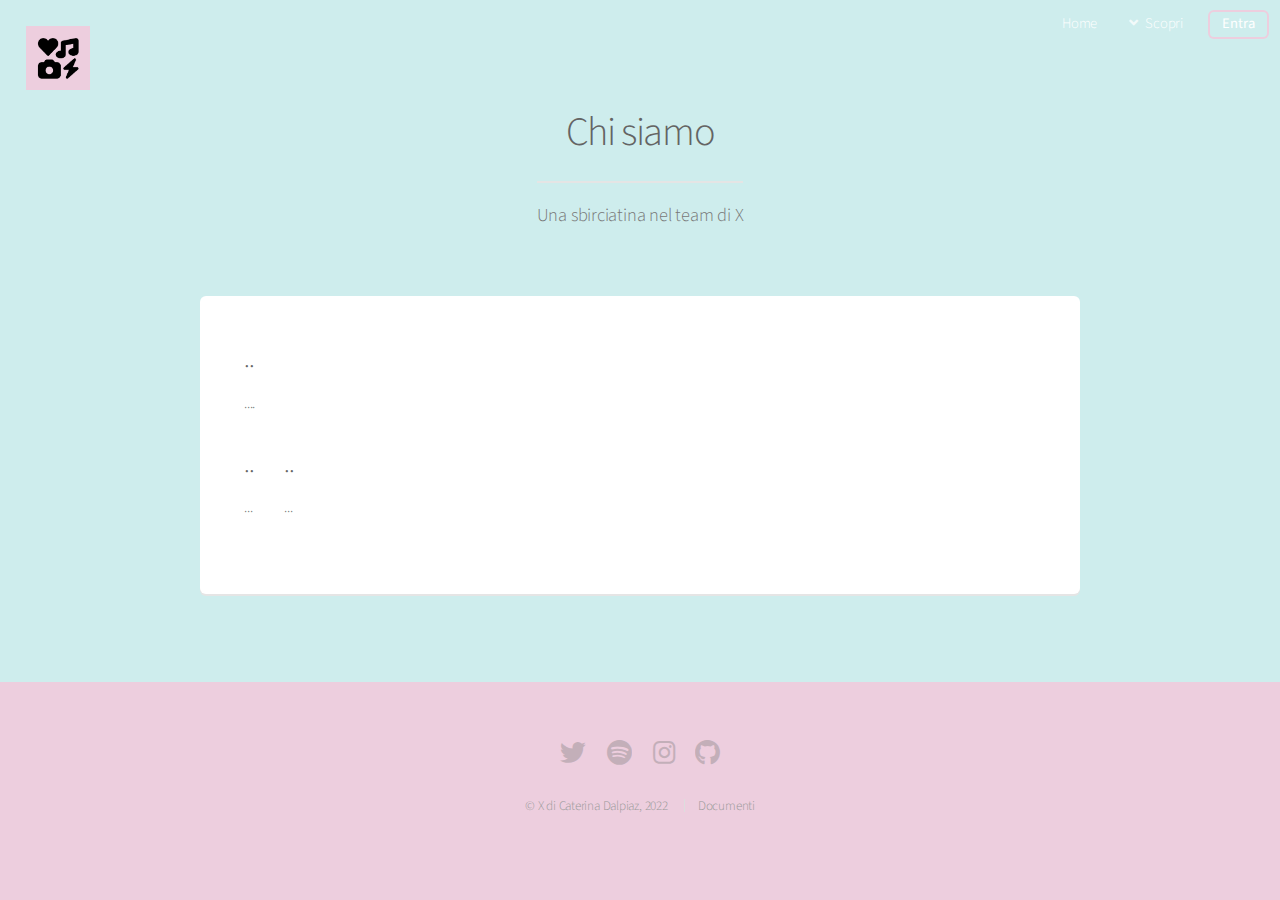
<file: chisiamo.html>
<!DOCTYPE HTML>

<html lang="it">
	<head>
		<title>Chi siamo</title>
		<meta charset="utf-8" />
		<meta name="viewport" content="width=device-width, initial-scale=1, user-scalable=no" />
		<link rel="stylesheet" href="assets/css/main.css" />
		<link rel="icon" href="favicon.ico" type="image/x-icon">
	</head>
	<body id="pagina" class="is-preload">
		<div id="page-wrapper">

			<!-- Header -->
				<header id="header" class="alt">
				    <a href="index.html">
				    <img id="icon" src="images/icon.png" alt="logo">
				    </a>
					<nav id="nav">
						<ul>
							<li id="homebutton"><a href="index.html">Home</a></li>
							<li>
								<a href="#" id="homebutton" class="icon solid fa-angle-down">Scopri</a>
								<ul>
									<li><a href="chisiamo.html">Chi siamo</a></li>
									<li><a href="contattaci.html">Contattaci</a></li>
									<!--<li><a href="documenti.html">Documenti</a></li>-->
								</ul>
							</li>
							<li><a href="#" class="button">Entra</a></li>
						</ul>
					</nav>
				</header>



			<!-- Main -->
				<section id="main" class="container">
					<header>
						<h2>Chi siamo</h2>
						<p>Una sbirciatina nel team di X</p>
					</header>
					<div class="box">
						
						<h3>..</h3>
						<p>....</p>
						<div class="row">
							<div class="row-6 row-12-mobilep">
								<h3>..</h3>
								<p>...</p>
							</div>
							<div class="row-6 row-12-mobilep">
								<h3>..</h3>
								<p>...</p>
							</div>
						</div>
					</div>
				</section>

			<!-- Footer -->
				<footer id="footer">
					<ul class="icons">
						<li><a href="https://twitter.com/home" class="icon brands fa-twitter"><span class="label">Twitter</span></a></li>
						<li><a href="https://www.spotify.com/it/" class="icon brands fa-spotify"><span class="label">Spotify</span></a></li>
						<li><a href="https://www.instagram.com/" class="icon brands fa-instagram"><span class="label">Instagram</span></a></li>
						<li><a href="https://github.com/" class="icon brands fa-github"><span class="label">Github</span></a></li>
					</ul>
					<ul class="copyright">
						<li>&copy; X di Caterina Dalpiaz, 2022</li>
						<li><a href="documenti.html">Documenti</a></li>
					</ul>
				</footer>

		</div>

		<!-- Scripts -->
			<script src="assets/js/jquery.min.js"></script>
			<script src="assets/js/jquery.dropotron.min.js"></script>
			<script src="assets/js/jquery.scrollex.min.js"></script>
			<script src="assets/js/browser.min.js"></script>
			<script src="assets/js/breakpoints.min.js"></script>
			<script src="assets/js/util.js"></script>
			<script src="assets/js/main.js"></script>

	</body>
</html>
</file>
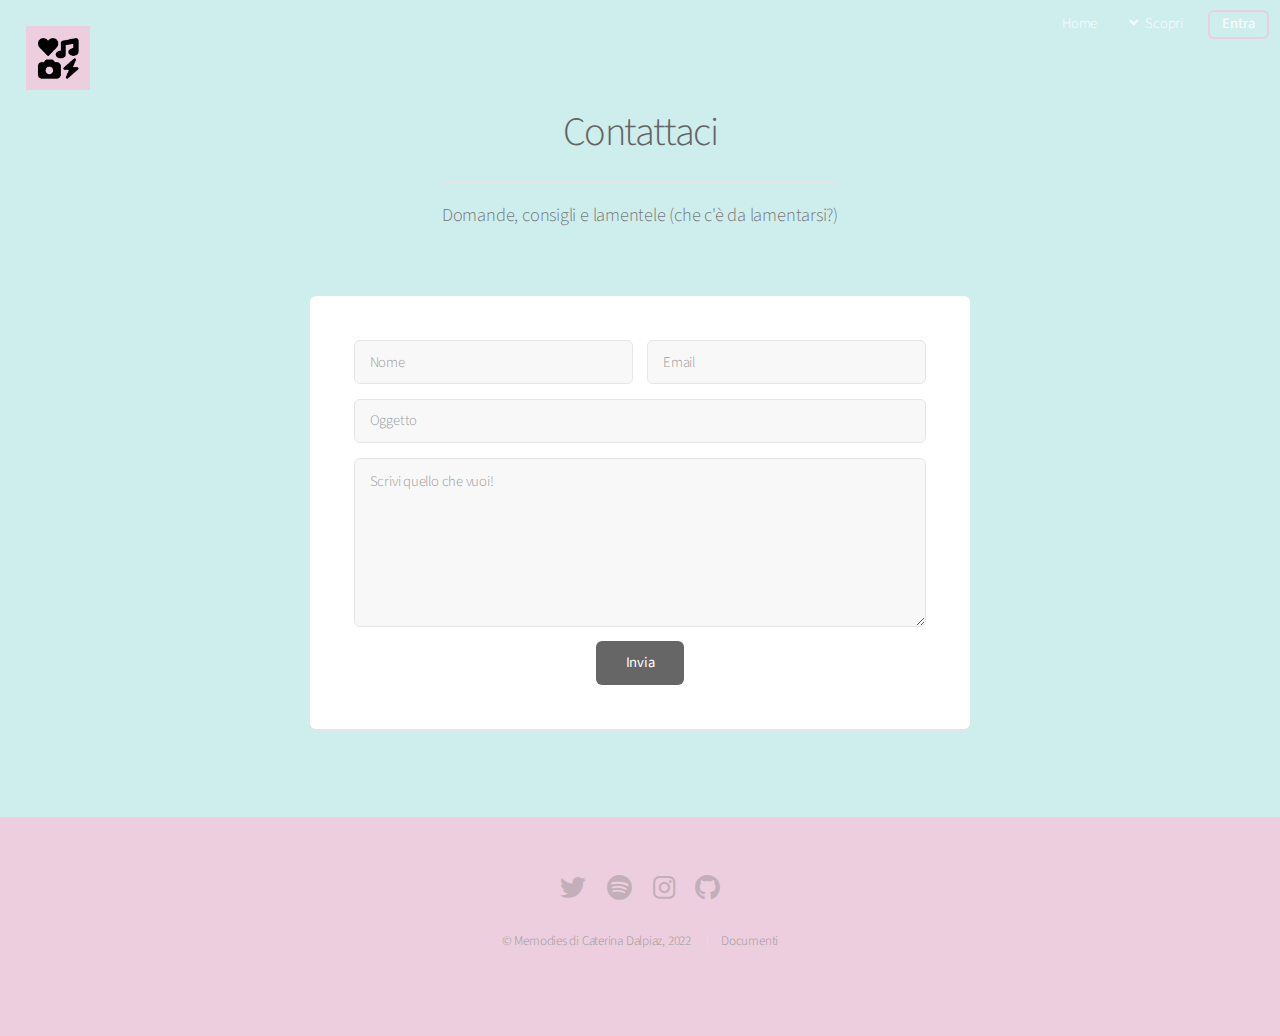
<file: contattaci.html>
<!DOCTYPE HTML>

<html lang="it">
	<head>
		<title>Contattaci</title>
		<meta charset="utf-8" />
		<meta name="viewport" content="width=device-width, initial-scale=1, user-scalable=no" />
		<link rel="stylesheet" href="assets/css/main.css" />
		<link rel="icon" href="favicon.ico" type="image/x-icon">
	</head>
	<body id="pagina" class="is-preload">
		<div id="page-wrapper">

			<!-- Header -->
				<header id="header" class="alt">
				    <a href="index.html">
				    <img id="icon" src="images/icon.png" alt="logo">
				    </a>
					<nav id="nav">
						<ul>
							<li id="homebutton"><a href="index.html">Home</a></li>
							<li>
								<a href="#" id="homebutton" class="icon solid fa-angle-down">Scopri</a>
								<ul>
									<li><a href="faqs.html">FAQs</a></li>
									<li><a href="contattaci.html">Contattaci</a></li>
									<li><a href="documenti.html">Documenti</a></li>
								</ul>
							</li>
							<li><a href="#" class="button">Entra</a></li>
						</ul>
					</nav>
				</header>

			<!-- Main -->
				<section id="main" class="container medium">
					<header>
						<h2>Contattaci</h2>
						<p>Domande, consigli e lamentele (che c'è da lamentarsi?)</p>
					</header>
					<div class="box">
						<form method="post" action="#">
							<div class="row gtr-50 gtr-uniform">
								<div class="col-6 col-12-mobilep">
									<input type="text" name="name" id="name" value="" placeholder="Nome" />
								</div>
								<div class="col-6 col-12-mobilep">
									<input type="email" name="email" id="email" value="" placeholder="Email" />
								</div>
								<div class="col-12">
									<input type="text" name="subject" id="subject" value="" placeholder="Oggetto" />
								</div>
								<div class="col-12">
									<textarea name="message" id="message" placeholder="Scrivi quello che vuoi!" rows="6"></textarea>
								</div>
								<div class="col-12">
									<ul class="actions special">
										<li><input type="submit" value="Invia" /></li>
									</ul>
								</div>
							</div>
						</form>
					</div>
				</section>

			<!-- Footer -->
				<footer id="footer">
					<ul class="icons">
						<li><a href="https://twitter.com/home" class="icon brands fa-twitter"><span class="label">Twitter</span></a></li>
						<li><a href="https://www.spotify.com/it/" class="icon brands fa-spotify"><span class="label">Spotify</span></a></li>
						<li><a href="https://www.instagram.com/" class="icon brands fa-instagram"><span class="label">Instagram</span></a></li>
						<li><a href="https://github.com/" class="icon brands fa-github"><span class="label">Github</span></a></li>
					</ul>
					<ul class="copyright">
						<li>&copy; Memodies di Caterina Dalpiaz, 2022</li>
						<li><a href="documenti.html">Documenti</a></li>
					</ul>
				</footer>

		</div>

		<!-- Scripts -->
			<script src="assets/js/jquery.min.js"></script>
			<script src="assets/js/jquery.dropotron.min.js"></script>
			<script src="assets/js/jquery.scrollex.min.js"></script>
			<script src="assets/js/browser.min.js"></script>
			<script src="assets/js/breakpoints.min.js"></script>
			<script src="assets/js/util.js"></script>
			<script src="assets/js/main.js"></script>

	</body>
</html>
</file>
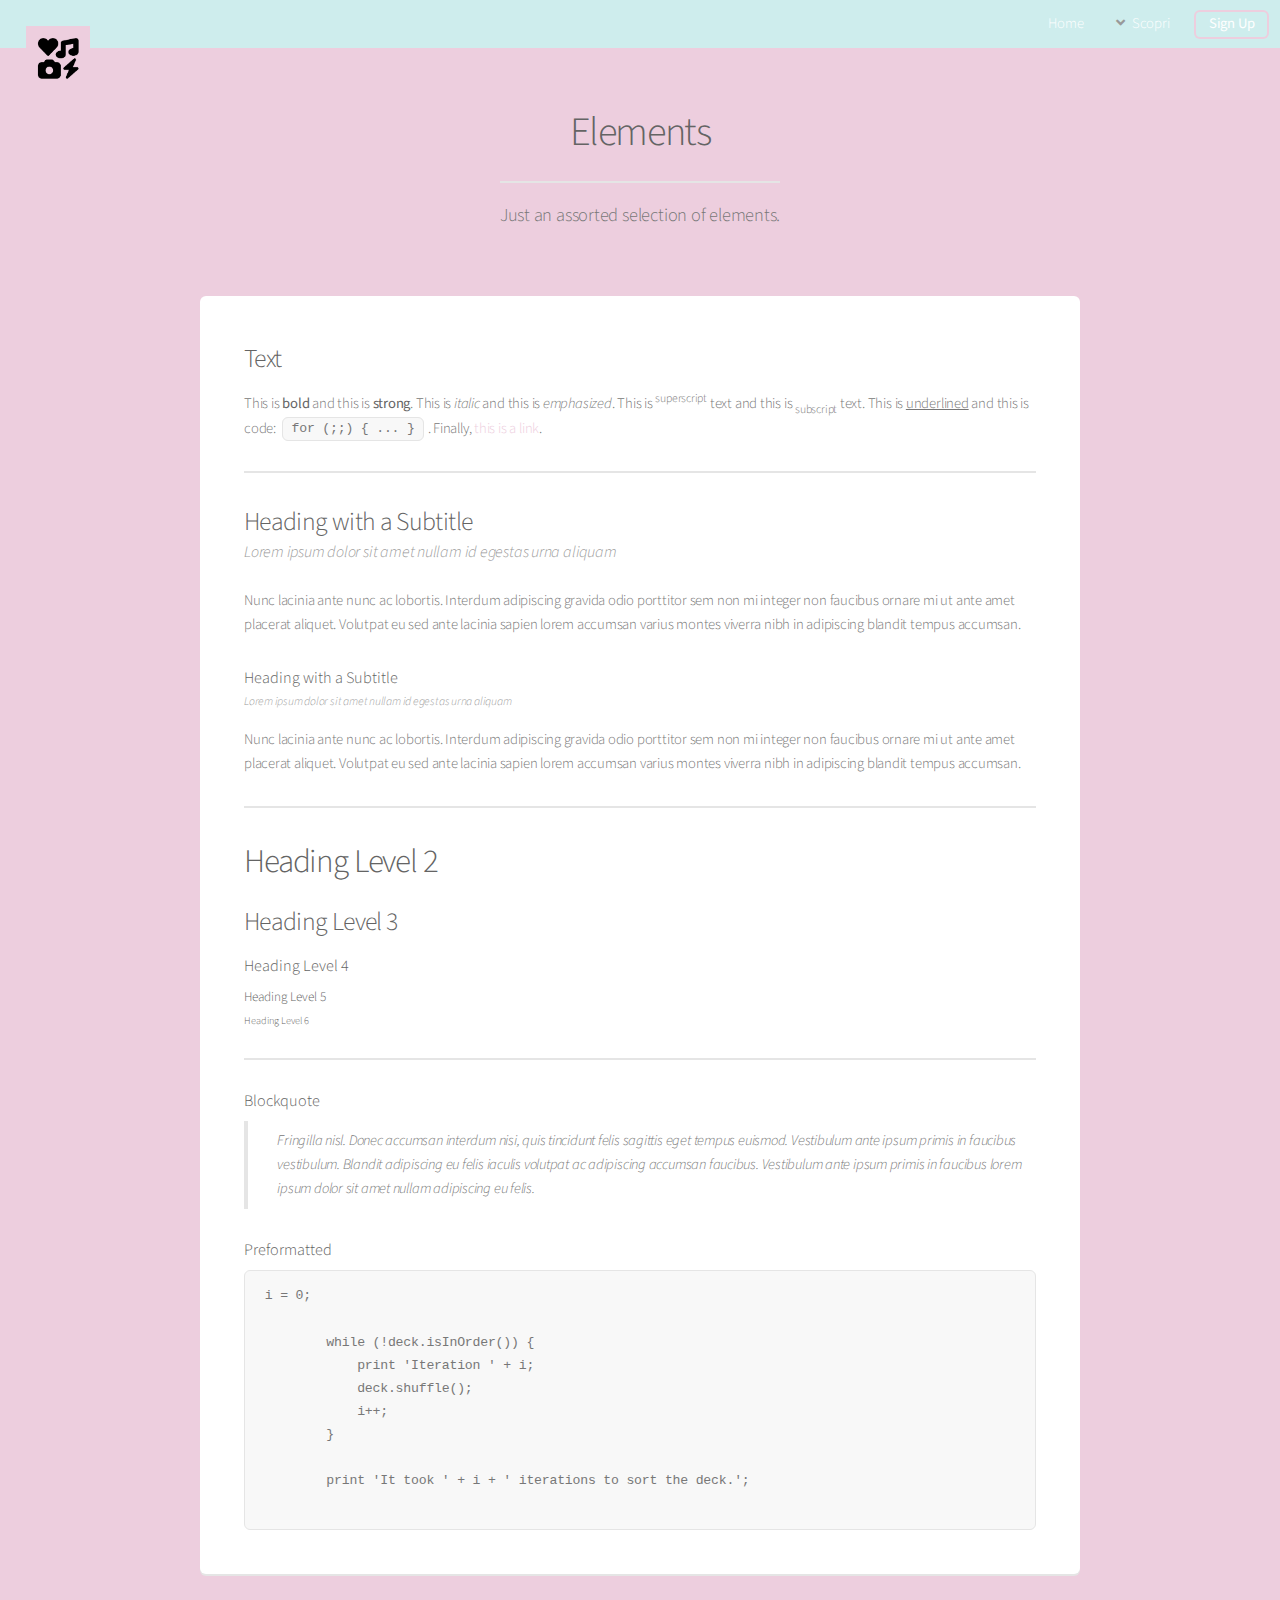
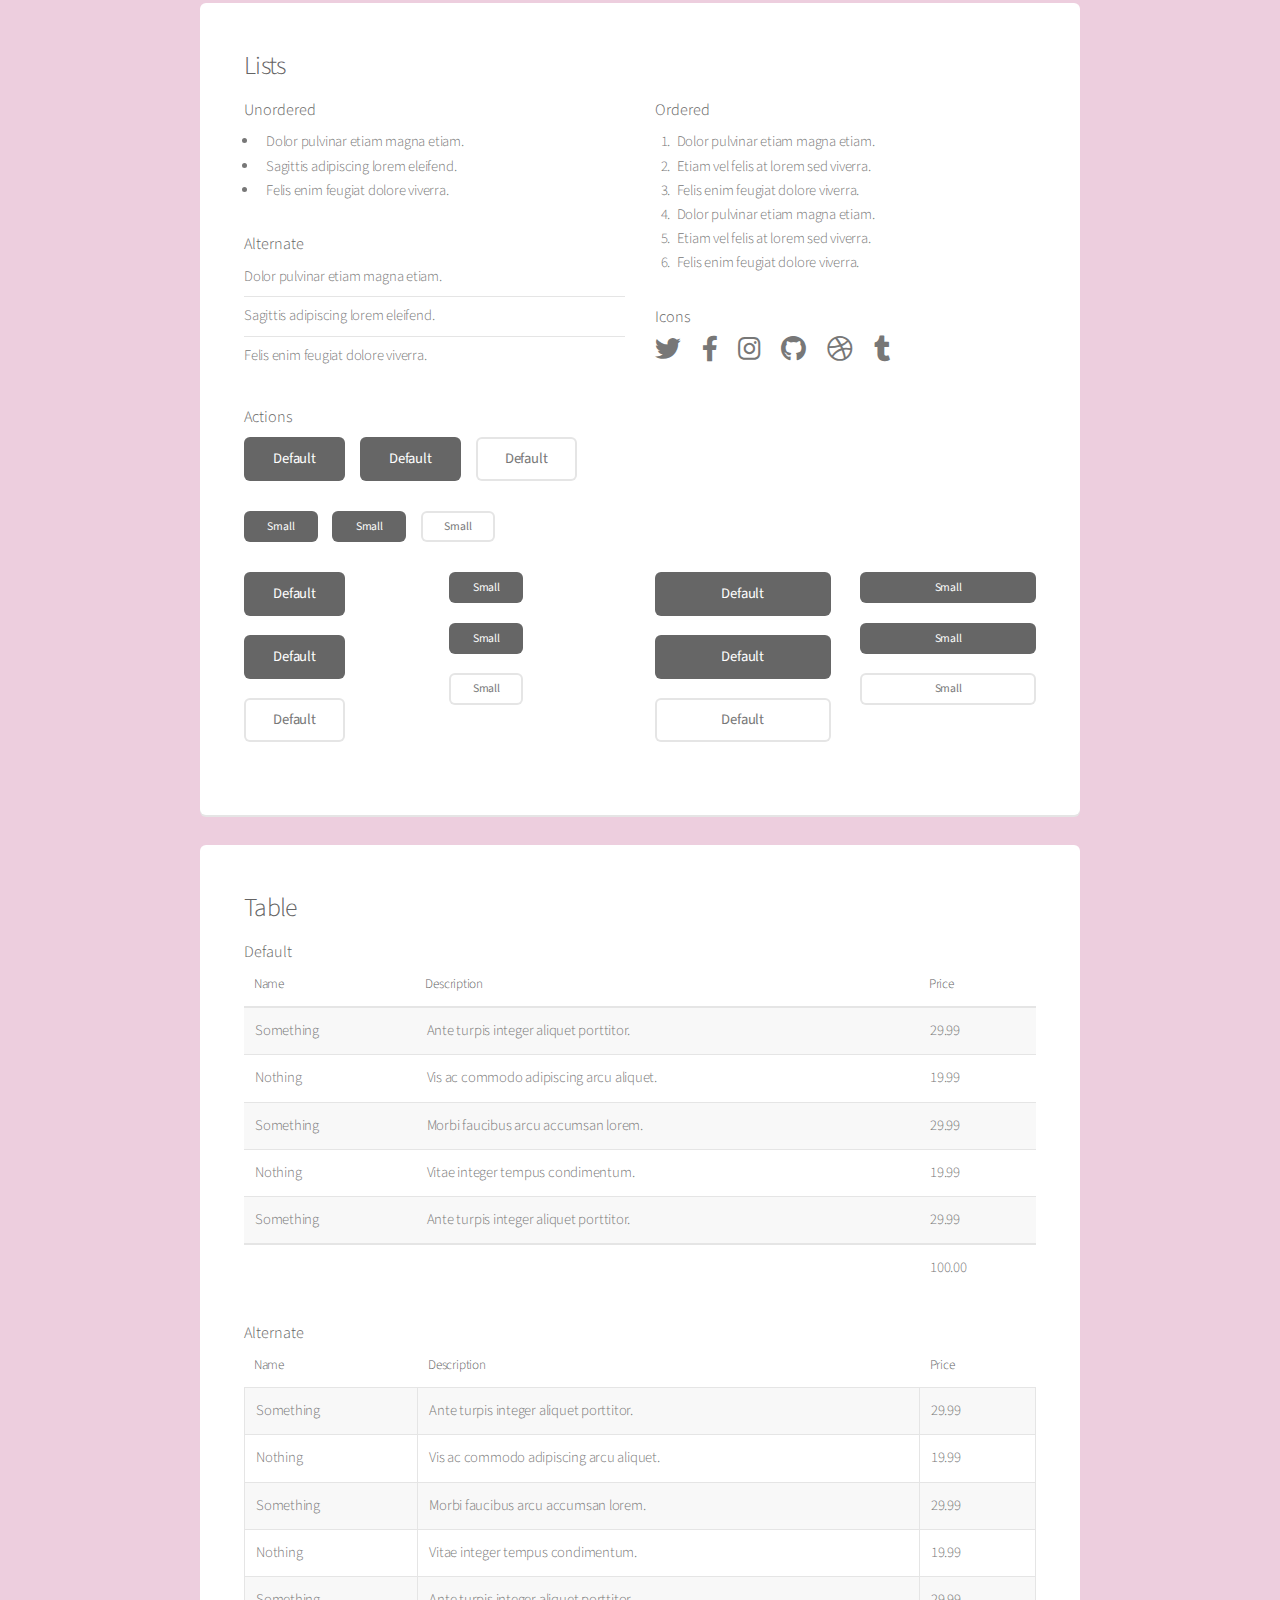
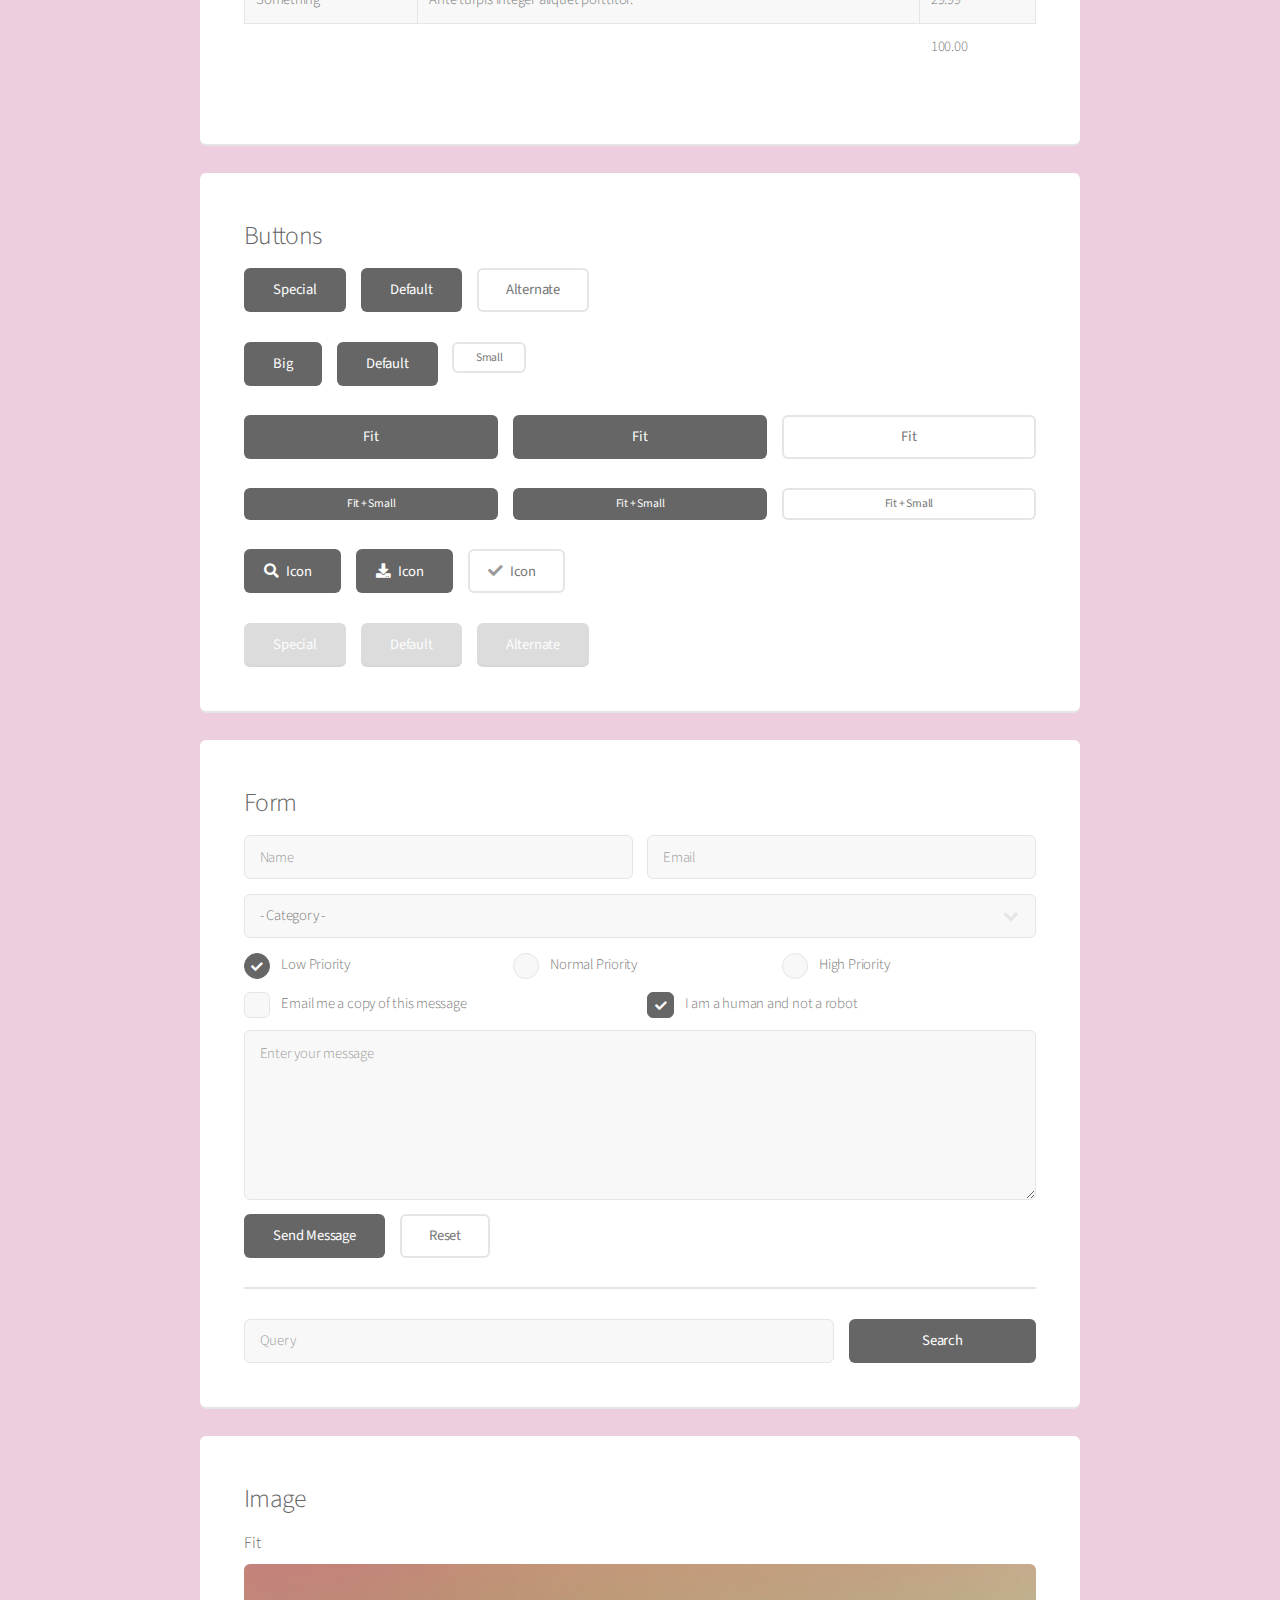
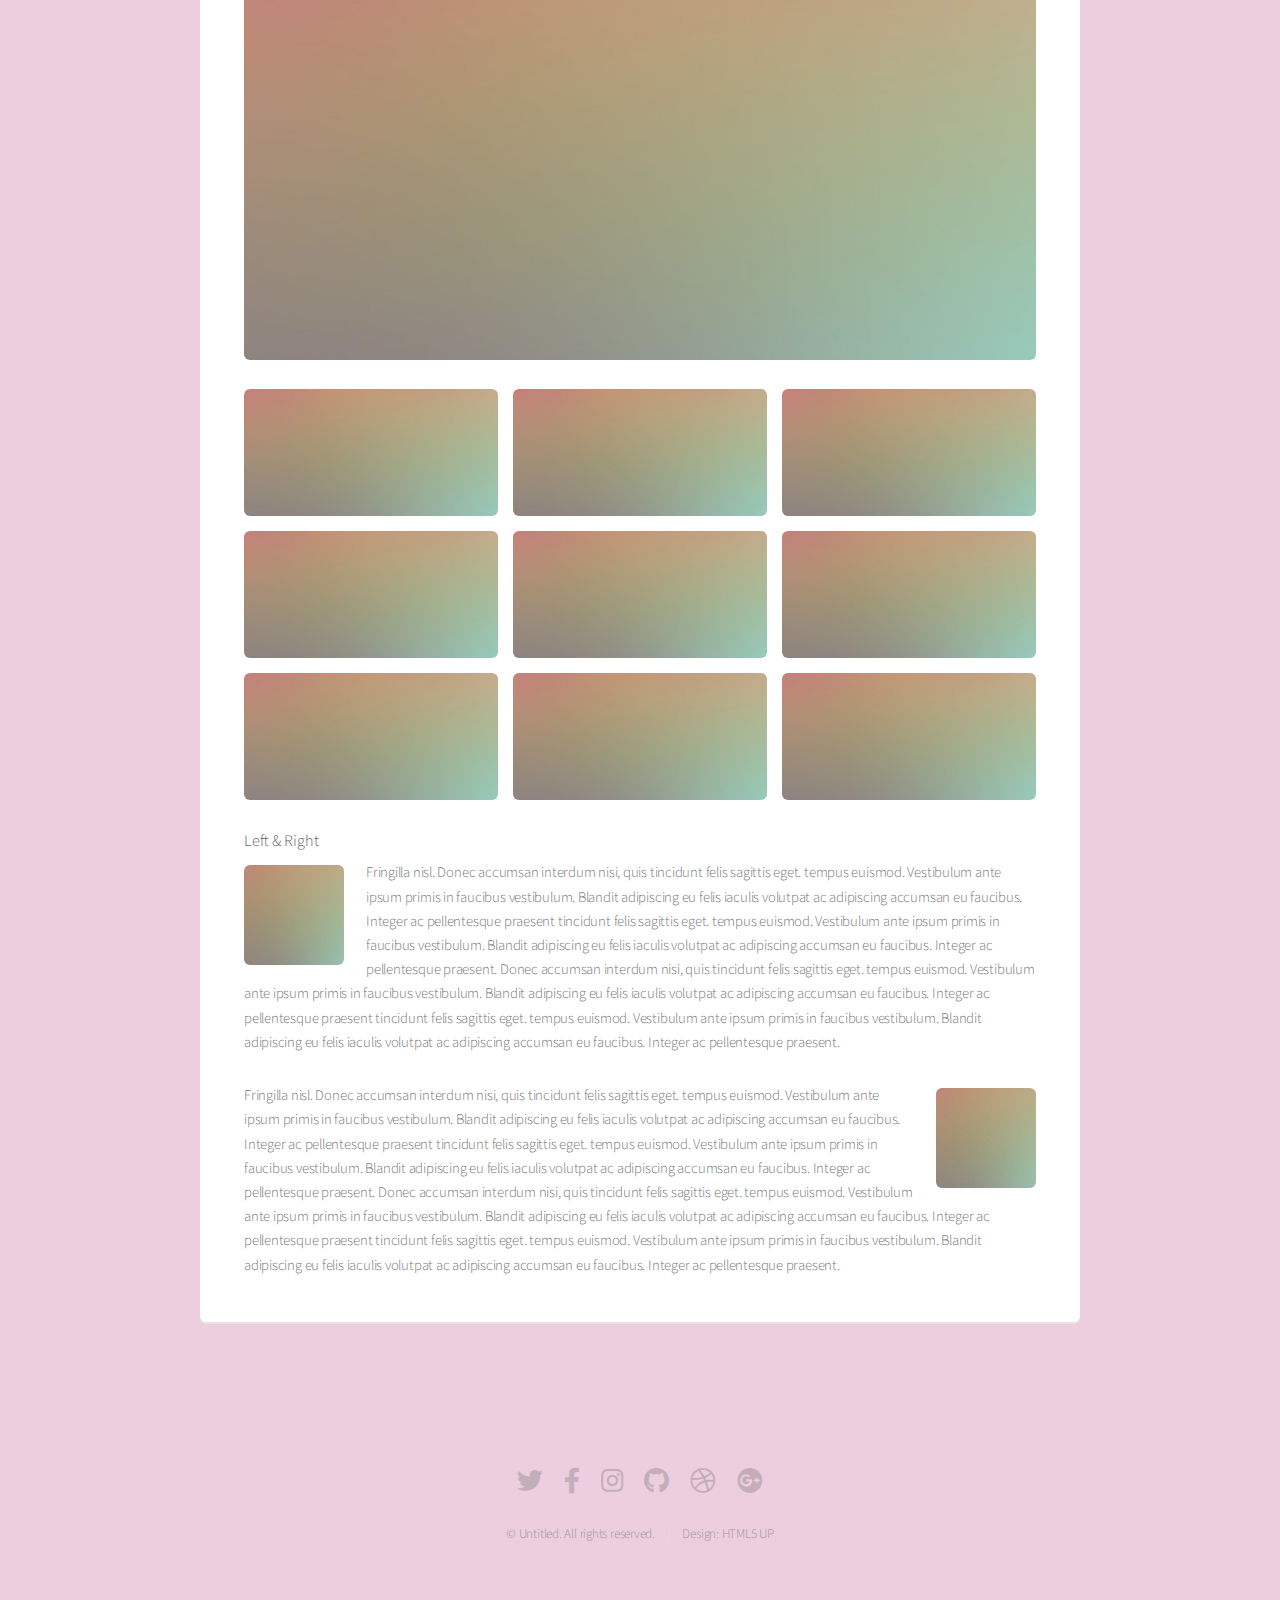
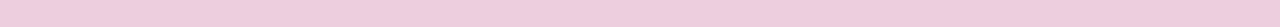
<file: elements.html>
<!DOCTYPE HTML>
<!--
	Alpha by HTML5 UP
	html5up.net | @ajlkn
	Free for personal and commercial use under the CCA 3.0 license (html5up.net/license)
-->
<html>
	<head>
		<title>X - Documenti</title>
		<meta charset="utf-8" />
		<meta name="viewport" content="width=device-width, initial-scale=1, user-scalable=no" />
		<link rel="stylesheet" href="assets/css/main.css" />
		<link rel="icon" href="favicon.ico" type="image/x-icon">
	</head>
	<body class="is-preload">
		<div id="page-wrapper">

			<!-- Header -->
				<header id="header">
					<img id="icon" src="images/icon.png" alt="logo">
					<nav id="nav">
						<ul>
							<li><a href="index.html">Home</a></li>
							<li>
								<a href="#" class="icon solid fa-angle-down">Scopri</a>
								<ul>
									<li><a href="generic.html">Chi siamo</a></li>
									<li><a href="contact.html">Contattaci</a></li>
									<li><a href="elements.html">Documenti</a></li>
									
								</ul>
							</li>
							<li><a href="#" class="button">Sign Up</a></li>
						</ul>
					</nav>
				</header>

			<!-- Main -->
				<section id="main" class="container">
					<header>
						<h2>Elements</h2>
						<p>Just an assorted selection of elements.</p>
					</header>
					<div class="row">
						<div class="col-12">

							<!-- Text -->
								<section class="box">
									<h3>Text</h3>
									<p>This is <b>bold</b> and this is <strong>strong</strong>. This is <i>italic</i> and this is <em>emphasized</em>.
									This is <sup>superscript</sup> text and this is <sub>subscript</sub> text.
									This is <u>underlined</u> and this is code: <code>for (;;) { ... }</code>. Finally, <a href="#">this is a link</a>.</p>

									<hr />

									<header>
										<h3>Heading with a Subtitle</h3>
										<p>Lorem ipsum dolor sit amet nullam id egestas urna aliquam</p>
									</header>
									<p>Nunc lacinia ante nunc ac lobortis. Interdum adipiscing gravida odio porttitor sem non mi integer non faucibus ornare mi ut ante amet placerat aliquet. Volutpat eu sed ante lacinia sapien lorem accumsan varius montes viverra nibh in adipiscing blandit tempus accumsan.</p>
									<header>
										<h4>Heading with a Subtitle</h4>
										<p>Lorem ipsum dolor sit amet nullam id egestas urna aliquam</p>
									</header>
									<p>Nunc lacinia ante nunc ac lobortis. Interdum adipiscing gravida odio porttitor sem non mi integer non faucibus ornare mi ut ante amet placerat aliquet. Volutpat eu sed ante lacinia sapien lorem accumsan varius montes viverra nibh in adipiscing blandit tempus accumsan.</p>

									<hr />

									<h2>Heading Level 2</h2>
									<h3>Heading Level 3</h3>
									<h4>Heading Level 4</h4>
									<h5>Heading Level 5</h5>
									<h6>Heading Level 6</h6>

									<hr />

									<h4>Blockquote</h4>
									<blockquote>Fringilla nisl. Donec accumsan interdum nisi, quis tincidunt felis sagittis eget tempus euismod. Vestibulum ante ipsum primis in faucibus vestibulum. Blandit adipiscing eu felis iaculis volutpat ac adipiscing accumsan faucibus. Vestibulum ante ipsum primis in faucibus lorem ipsum dolor sit amet nullam adipiscing eu felis.</blockquote>

									<h4>Preformatted</h4>
									<pre>i = 0;

	while (!deck.isInOrder()) {
	    print 'Iteration ' + i;
	    deck.shuffle();
	    i++;
	}

	print 'It took ' + i + ' iterations to sort the deck.';
	</pre>
								</section>

						</div>
					</div>
					<div class="row">
						<div class="col-12">

							<!-- Lists -->
								<section class="box">
									<h3>Lists</h3>
									<div class="row">
										<div class="col-6 col-12-mobilep">

											<h4>Unordered</h4>
											<ul>
												<li>Dolor pulvinar etiam magna etiam.</li>
												<li>Sagittis adipiscing lorem eleifend.</li>
												<li>Felis enim feugiat dolore viverra.</li>
											</ul>

											<h4>Alternate</h4>
											<ul class="alt">
												<li>Dolor pulvinar etiam magna etiam.</li>
												<li>Sagittis adipiscing lorem eleifend.</li>
												<li>Felis enim feugiat dolore viverra.</li>
											</ul>

										</div>
										<div class="col-6 col-12-mobilep">

											<h4>Ordered</h4>
											<ol>
												<li>Dolor pulvinar etiam magna etiam.</li>
												<li>Etiam vel felis at lorem sed viverra.</li>
												<li>Felis enim feugiat dolore viverra.</li>
												<li>Dolor pulvinar etiam magna etiam.</li>
												<li>Etiam vel felis at lorem sed viverra.</li>
												<li>Felis enim feugiat dolore viverra.</li>
											</ol>

											<h4>Icons</h4>
											<ul class="icons">
												<li><a href="#" class="icon brands fa-twitter"><span class="label">Twitter</span></a></li>
												<li><a href="#" class="icon brands fa-facebook-f"><span class="label">Facebook</span></a></li>
												<li><a href="#" class="icon brands fa-instagram"><span class="label">Instagram</span></a></li>
												<li><a href="#" class="icon brands fa-github"><span class="label">Github</span></a></li>
												<li><a href="#" class="icon brands fa-dribbble"><span class="label">Dribbble</span></a></li>
												<li><a href="#" class="icon brands fa-tumblr"><span class="label">Tumblr</span></a></li>
											</ul>

										</div>
									</div>

									<h4>Actions</h4>
									<ul class="actions">
										<li><a href="#" class="button special">Default</a></li>
										<li><a href="#" class="button">Default</a></li>
										<li><a href="#" class="button alt">Default</a></li>
									</ul>
									<ul class="actions small">
										<li><a href="#" class="button special small">Small</a></li>
										<li><a href="#" class="button small">Small</a></li>
										<li><a href="#" class="button alt small">Small</a></li>
									</ul>
									<div class="row">
										<div class="col-3 col-6-narrower col-12-mobilep">
											<ul class="actions stacked">
												<li><a href="#" class="button special">Default</a></li>
												<li><a href="#" class="button">Default</a></li>
												<li><a href="#" class="button alt">Default</a></li>
											</ul>
										</div>
										<div class="col-3 col-6-narrower col-12-mobilep">
											<ul class="actions stacked">
												<li><a href="#" class="button special small">Small</a></li>
												<li><a href="#" class="button small">Small</a></li>
												<li><a href="#" class="button alt small">Small</a></li>
											</ul>
										</div>
										<div class="col-3 col-6-narrower col-12-mobilep">
											<ul class="actions stacked">
												<li><a href="#" class="button special fit">Default</a></li>
												<li><a href="#" class="button fit">Default</a></li>
												<li><a href="#" class="button alt fit">Default</a></li>
											</ul>
										</div>
										<div class="col-3 col-6-narrower col-12-mobilep">
											<ul class="actions stacked">
												<li><a href="#" class="button special small fit">Small</a></li>
												<li><a href="#" class="button small fit">Small</a></li>
												<li><a href="#" class="button alt small fit">Small</a></li>
											</ul>
										</div>
									</div>
								</section>

						</div>
					</div>
					<div class="row">
						<div class="col-12">

							<!-- Table -->
								<section class="box">
									<h3>Table</h3>

									<h4>Default</h4>
									<div class="table-wrapper">
										<table>
											<thead>
												<tr>
													<th>Name</th>
													<th>Description</th>
													<th>Price</th>
												</tr>
											</thead>
											<tbody>
												<tr>
													<td>Something</td>
													<td>Ante turpis integer aliquet porttitor.</td>
													<td>29.99</td>
												</tr>
												<tr>
													<td>Nothing</td>
													<td>Vis ac commodo adipiscing arcu aliquet.</td>
													<td>19.99</td>
												</tr>
												<tr>
													<td>Something</td>
													<td> Morbi faucibus arcu accumsan lorem.</td>
													<td>29.99</td>
												</tr>
												<tr>
													<td>Nothing</td>
													<td>Vitae integer tempus condimentum.</td>
													<td>19.99</td>
												</tr>
												<tr>
													<td>Something</td>
													<td>Ante turpis integer aliquet porttitor.</td>
													<td>29.99</td>
												</tr>
											</tbody>
											<tfoot>
												<tr>
													<td colspan="2"></td>
													<td>100.00</td>
												</tr>
											</tfoot>
										</table>
									</div>

									<h4>Alternate</h4>
									<div class="table-wrapper">
										<table class="alt">
											<thead>
												<tr>
													<th>Name</th>
													<th>Description</th>
													<th>Price</th>
												</tr>
											</thead>
											<tbody>
												<tr>
													<td>Something</td>
													<td>Ante turpis integer aliquet porttitor.</td>
													<td>29.99</td>
												</tr>
												<tr>
													<td>Nothing</td>
													<td>Vis ac commodo adipiscing arcu aliquet.</td>
													<td>19.99</td>
												</tr>
												<tr>
													<td>Something</td>
													<td> Morbi faucibus arcu accumsan lorem.</td>
													<td>29.99</td>
												</tr>
												<tr>
													<td>Nothing</td>
													<td>Vitae integer tempus condimentum.</td>
													<td>19.99</td>
												</tr>
												<tr>
													<td>Something</td>
													<td>Ante turpis integer aliquet porttitor.</td>
													<td>29.99</td>
												</tr>
											</tbody>
											<tfoot>
												<tr>
													<td colspan="2"></td>
													<td>100.00</td>
												</tr>
											</tfoot>
										</table>
									</div>
								</section>

						</div>
					</div>
					<div class="row">
						<div class="col-12">

							<!-- Buttons -->
								<section class="box">
									<h3>Buttons</h3>
									<ul class="actions">
										<li><a href="#" class="button special">Special</a></li>
										<li><a href="#" class="button">Default</a></li>
										<li><a href="#" class="button alt">Alternate</a></li>
									</ul>
									<ul class="actions">
										<li><a href="#" class="button special big">Big</a></li>
										<li><a href="#" class="button">Default</a></li>
										<li><a href="#" class="button alt small">Small</a></li>
									</ul>
									<ul class="actions fit">
										<li><a href="#" class="button special fit">Fit</a></li>
										<li><a href="#" class="button fit">Fit</a></li>
										<li><a href="#" class="button alt fit">Fit</a></li>
									</ul>
									<ul class="actions fit small">
										<li><a href="#" class="button special fit small">Fit + Small</a></li>
										<li><a href="#" class="button fit small">Fit + Small</a></li>
										<li><a href="#" class="button alt fit small">Fit + Small</a></li>
									</ul>
									<ul class="actions">
										<li><a href="#" class="button special icon solid fa-search">Icon</a></li>
										<li><a href="#" class="button icon solid fa-download">Icon</a></li>
										<li><a href="#" class="button alt icon solid fa-check">Icon</a></li>
									</ul>
									<ul class="actions">
										<li><span class="button special disabled">Special</span></li>
										<li><span class="button disabled">Default</span></li>
										<li><span class="button alt disabled">Alternate</span></li>
									</ul>
								</section>

						</div>
					</div>
					<div class="row">
						<div class="col-12">

							<!-- Form -->
								<section class="box">
									<h3>Form</h3>
									<form method="post" action="#">
										<div class="row gtr-uniform gtr-50">
											<div class="col-6 col-12-mobilep">
												<input type="text" name="name" id="name" value="" placeholder="Name" />
											</div>
											<div class="col-6 col-12-mobilep">
												<input type="email" name="email" id="email" value="" placeholder="Email" />
											</div>
											<div class="col-12">
												<select name="category" id="category">
													<option value="">- Category -</option>
													<option value="1">Manufacturing</option>
													<option value="1">Shipping</option>
													<option value="1">Administration</option>
													<option value="1">Human Resources</option>
												</select>
											</div>
											<div class="col-4 col-12-narrower">
												<input type="radio" id="priority-low" name="priority" checked>
												<label for="priority-low">Low Priority</label>
											</div>
											<div class="col-4 col-12-narrower">
												<input type="radio" id="priority-normal" name="priority">
												<label for="priority-normal">Normal Priority</label>
											</div>
											<div class="col-4 col-12-narrower">
												<input type="radio" id="priority-high" name="priority">
												<label for="priority-high">High Priority</label>
											</div>
											<div class="col-6 col-12-narrower">
												<input type="checkbox" id="copy" name="copy">
												<label for="copy">Email me a copy of this message</label>
											</div>
											<div class="col-6 col-12-narrower">
												<input type="checkbox" id="human" name="human" checked>
												<label for="human">I am a human and not a robot</label>
											</div>
											<div class="col-12">
												<textarea name="message" id="message" placeholder="Enter your message" rows="6"></textarea>
											</div>
											<div class="col-12">
												<ul class="actions">
													<li><input type="submit" value="Send Message" /></li>
													<li><input type="reset" value="Reset" class="alt" /></li>
												</ul>
											</div>
										</div>
									</form>

									<hr />

									<form method="post" action="#">
										<div class="row gtr-uniform gtr-50">
											<div class="col-9 col-12-mobilep">
												<input type="text" name="query" id="query" value="" placeholder="Query" />
											</div>
											<div class="col-3 col-12-mobilep">
												<input type="submit" value="Search" class="fit" />
											</div>
										</div>
									</form>
								</section>

						</div>
					</div>
					<div class="row">
						<div class="col-12">

							<!-- Image -->
								<section class="box">
									<h3>Image</h3>
									<h4>Fit</h4>
									<span class="image fit"><img src="images/pic04.jpg" alt="" /></span>
									<div class="box alt">
										<div class="row gtr-50 gtr-uniform">
											<div class="col-4"><span class="image fit"><img src="images/pic04.jpg" alt="" /></span></div>
											<div class="col-4"><span class="image fit"><img src="images/pic04.jpg" alt="" /></span></div>
											<div class="col-4"><span class="image fit"><img src="images/pic04.jpg" alt="" /></span></div>
											<div class="col-4"><span class="image fit"><img src="images/pic04.jpg" alt="" /></span></div>
											<div class="col-4"><span class="image fit"><img src="images/pic04.jpg" alt="" /></span></div>
											<div class="col-4"><span class="image fit"><img src="images/pic04.jpg" alt="" /></span></div>
											<div class="col-4"><span class="image fit"><img src="images/pic04.jpg" alt="" /></span></div>
											<div class="col-4"><span class="image fit"><img src="images/pic04.jpg" alt="" /></span></div>
											<div class="col-4"><span class="image fit"><img src="images/pic04.jpg" alt="" /></span></div>
										</div>
									</div>

									<h4>Left &amp; Right</h4>
									<p><span class="image left"><img src="images/pic05.jpg" alt="" /></span>Fringilla nisl. Donec accumsan interdum nisi, quis tincidunt felis sagittis eget. tempus euismod. Vestibulum ante ipsum primis in faucibus vestibulum. Blandit adipiscing eu felis iaculis volutpat ac adipiscing accumsan eu faucibus. Integer ac pellentesque praesent tincidunt felis sagittis eget. tempus euismod. Vestibulum ante ipsum primis in faucibus vestibulum. Blandit adipiscing eu felis iaculis volutpat ac adipiscing accumsan eu faucibus. Integer ac pellentesque praesent. Donec accumsan interdum nisi, quis tincidunt felis sagittis eget. tempus euismod. Vestibulum ante ipsum primis in faucibus vestibulum. Blandit adipiscing eu felis iaculis volutpat ac adipiscing accumsan eu faucibus. Integer ac pellentesque praesent tincidunt felis sagittis eget. tempus euismod. Vestibulum ante ipsum primis in faucibus vestibulum. Blandit adipiscing eu felis iaculis volutpat ac adipiscing accumsan eu faucibus. Integer ac pellentesque praesent.</p>
									<p><span class="image right"><img src="images/pic05.jpg" alt="" /></span>Fringilla nisl. Donec accumsan interdum nisi, quis tincidunt felis sagittis eget. tempus euismod. Vestibulum ante ipsum primis in faucibus vestibulum. Blandit adipiscing eu felis iaculis volutpat ac adipiscing accumsan eu faucibus. Integer ac pellentesque praesent tincidunt felis sagittis eget. tempus euismod. Vestibulum ante ipsum primis in faucibus vestibulum. Blandit adipiscing eu felis iaculis volutpat ac adipiscing accumsan eu faucibus. Integer ac pellentesque praesent. Donec accumsan interdum nisi, quis tincidunt felis sagittis eget. tempus euismod. Vestibulum ante ipsum primis in faucibus vestibulum. Blandit adipiscing eu felis iaculis volutpat ac adipiscing accumsan eu faucibus. Integer ac pellentesque praesent tincidunt felis sagittis eget. tempus euismod. Vestibulum ante ipsum primis in faucibus vestibulum. Blandit adipiscing eu felis iaculis volutpat ac adipiscing accumsan eu faucibus. Integer ac pellentesque praesent.</p>
								</section>

						</div>
					</div>
				</section>

			<!-- Footer -->
				<footer id="footer">
					<ul class="icons">
						<li><a href="#" class="icon brands fa-twitter"><span class="label">Twitter</span></a></li>
						<li><a href="#" class="icon brands fa-facebook-f"><span class="label">Facebook</span></a></li>
						<li><a href="#" class="icon brands fa-instagram"><span class="label">Instagram</span></a></li>
						<li><a href="#" class="icon brands fa-github"><span class="label">Github</span></a></li>
						<li><a href="#" class="icon brands fa-dribbble"><span class="label">Dribbble</span></a></li>
						<li><a href="#" class="icon brands fa-google-plus"><span class="label">Google+</span></a></li>
					</ul>
					<ul class="copyright">
						<li>&copy; Untitled. All rights reserved.</li><li>Design: <a href="http://html5up.net">HTML5 UP</a></li>
					</ul>
				</footer>

		</div>

		<!-- Scripts -->
			<script src="assets/js/jquery.min.js"></script>
			<script src="assets/js/jquery.dropotron.min.js"></script>
			<script src="assets/js/jquery.scrollex.min.js"></script>
			<script src="assets/js/browser.min.js"></script>
			<script src="assets/js/breakpoints.min.js"></script>
			<script src="assets/js/util.js"></script>
			<script src="assets/js/main.js"></script>

	</body>
</html>
</file>
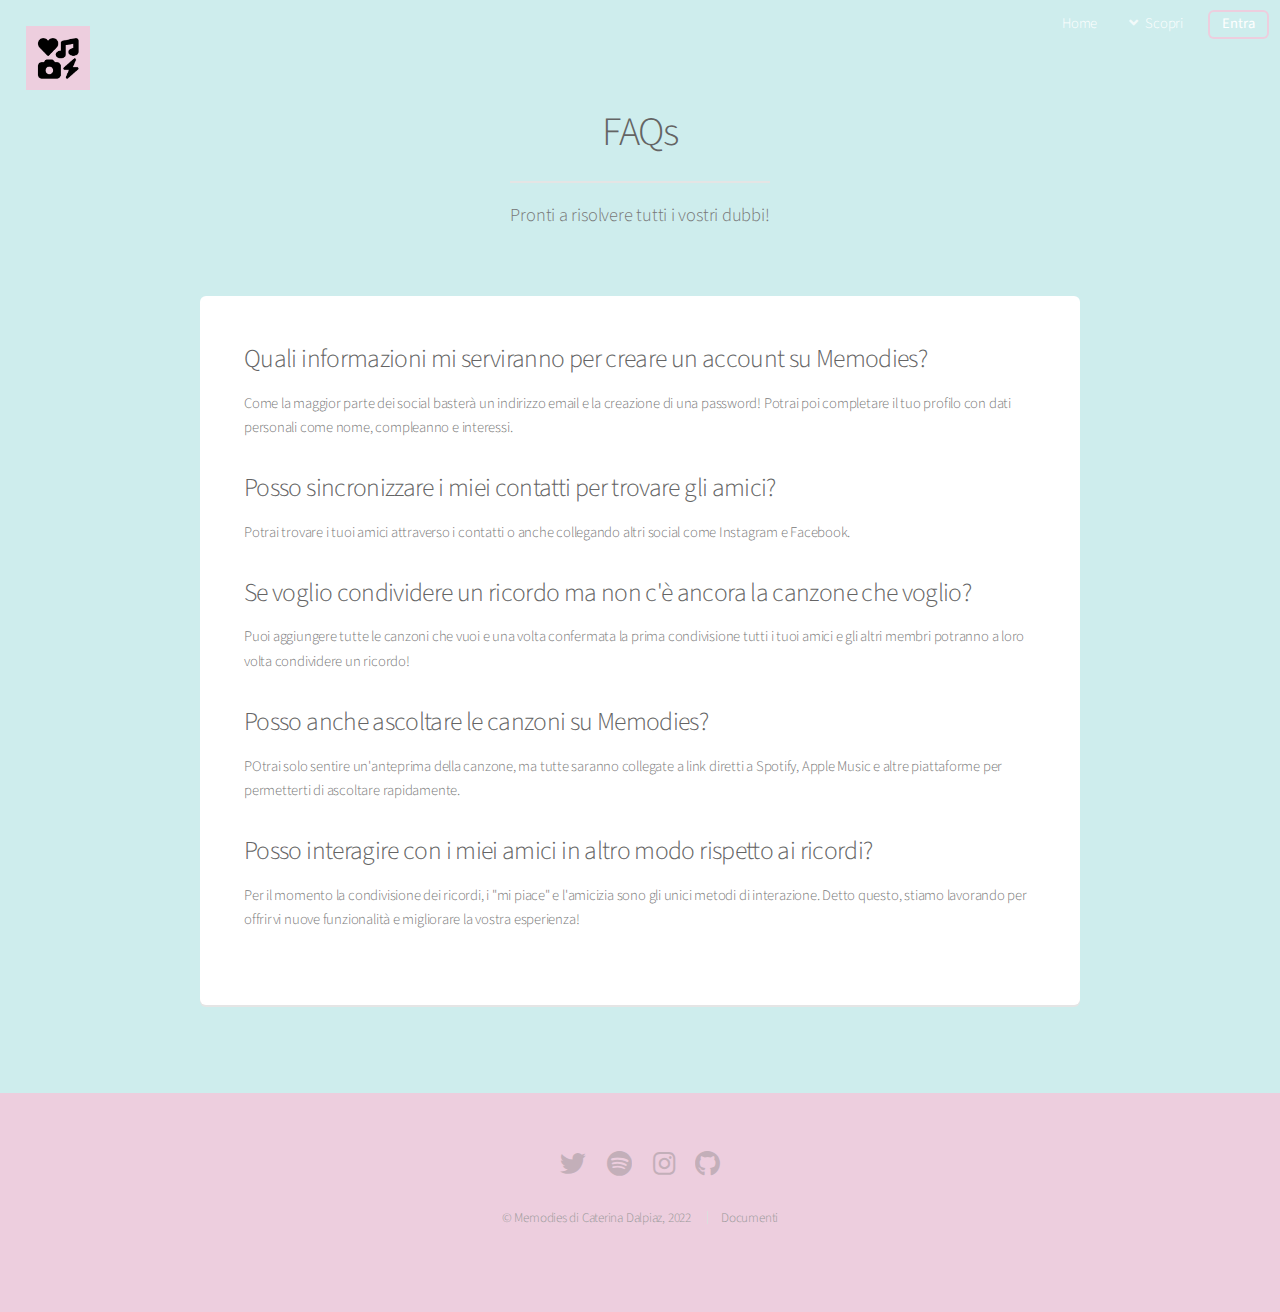
<file: faqs.html>
<!DOCTYPE HTML>

<html lang="it">
	<head>
		<title>FAQs</title>
		<meta charset="utf-8" />
		<meta name="viewport" content="width=device-width, initial-scale=1, user-scalable=no" />
		<link rel="stylesheet" href="assets/css/main.css" />
		<link rel="icon" href="favicon.ico" type="image/x-icon">
	</head>
	<body id="pagina" class="is-preload">
		<div id="page-wrapper">

			<!-- Header -->
				<header id="header" class="alt">
				    <a href="index.html">
				    <img id="icon" src="images/icon.png" alt="logo">
				    </a>
					<nav id="nav">
						<ul>
							<li id="homebutton"><a href="index.html">Home</a></li>
							<li>
								<a href="#" class="icon solid fa-angle-down">Scopri</a>
								<ul>
									<li><a href="faqs.html">FAQs</a></li>
									<li><a href="contattaci.html">Contattaci</a></li>
									<li><a href="documenti.html">Documenti</a></li>
								</ul>
							</li>
							<li><a href="#" class="button">Entra</a></li>
						</ul>
					</nav>
				</header>



			<!-- Main -->
				<section id="main" class="container">
					<header>
						<h2>FAQs</h2>
						<p>Pronti a risolvere tutti i vostri dubbi!</p>
					</header>
					<div class="box">
						
						<h3>Quali informazioni mi serviranno per creare un account su Memodies?</h3>
						<p>Come la maggior parte dei social basterà un indirizzo email e la creazione di una password! Potrai poi completare il tuo profilo con dati personali come nome, compleanno e interessi.</p>
						<div class="row">
							<div class="row-6 row-12-mobilep">
								<h3>Posso sincronizzare i miei contatti per trovare gli amici?</h3>
								<p>Potrai trovare i tuoi amici attraverso i contatti o anche collegando altri social come Instagram e Facebook.</p>
							</div>
							<div class="row-6 row-12-mobilep">
								<h3>Se voglio condividere un ricordo ma non c'è ancora la canzone che voglio?</h3>
								<p>Puoi aggiungere tutte le canzoni che vuoi e una volta confermata la prima condivisione tutti i tuoi amici e gli altri membri potranno a loro volta condividere un ricordo!</p>
							</div>
							<div class="row-6 row-12-mobilep">
								<h3>Posso anche ascoltare le canzoni su Memodies?</h3>
								<p>POtrai solo sentire un'anteprima della canzone, ma tutte saranno collegate a link diretti a Spotify, Apple Music e altre piattaforme per permetterti di ascoltare rapidamente.</p>
							</div>
							<div class="row-6 row-12-mobilep">
								<h3>Posso interagire con i miei amici in altro modo rispetto ai ricordi?</h3>
								<p>Per il momento la condivisione dei ricordi, i "mi piace" e l'amicizia sono gli unici metodi di interazione. Detto questo, stiamo lavorando per offrirvi nuove funzionalità e migliorare la vostra esperienza!</p>
							</div>
						</div>
					</div>
				</section>

			<!-- Footer -->
				<footer id="footer">
					<ul class="icons">
						<li><a href="https://twitter.com/home" class="icon brands fa-twitter"><span class="label">Twitter</span></a></li>
						<li><a href="https://www.spotify.com/it/" class="icon brands fa-spotify"><span class="label">Spotify</span></a></li>
						<li><a href="https://www.instagram.com/" class="icon brands fa-instagram"><span class="label">Instagram</span></a></li>
						<li><a href="https://github.com/" class="icon brands fa-github"><span class="label">Github</span></a></li>
					</ul>
					<ul class="copyright">
						<li>&copy; Memodies di Caterina Dalpiaz, 2022</li>
						<li><a href="documenti.html">Documenti</a></li>
					</ul>
				</footer>

		</div>

		<!-- Scripts -->
			<script src="assets/js/jquery.min.js"></script>
			<script src="assets/js/jquery.dropotron.min.js"></script>
			<script src="assets/js/jquery.scrollex.min.js"></script>
			<script src="assets/js/browser.min.js"></script>
			<script src="assets/js/breakpoints.min.js"></script>
			<script src="assets/js/util.js"></script>
			<script src="assets/js/main.js"></script>

	</body>
</html>
</file>
<file: assets/css/main.css>
@import url("fontawesome-all.min.css");
@import url("https://fonts.googleapis.com/css?family=Source+Sans+Pro:300,400,300italic,400italic");

/*
	Alpha by HTML5 UP
	html5up.net | @ajlkn
	Free for personal and commercial use under the CCA 3.0 license (html5up.net/license)
*/

/* Reset */

/* Based on meyerweb.com/eric/tools/css/reset (v2.0 | 20110126 | License: public domain) */

	html, body, div, span, applet, object,
	iframe, h1, h2, h3, h4, h5, h6, p, blockquote,
	pre, a, abbr, acronym, address, big, cite,
	code, del, dfn, em, img, ins, kbd, q, s, samp,
	small, strike, strong, sub, sup, tt, var, b,
	u, i, center, dl, dt, dd, ol, ul, li, fieldset,
	form, label, legend, table, caption, tbody,
	tfoot, thead, tr, th, td, article, aside,
	canvas, details, embed, figure, figcaption,
	footer, header, hgroup, menu, nav, output, ruby,
	section, summary, time, mark, audio, video {
		margin: 0;
		padding: 0;
		border: 0;
		font-size: 100%;
		font: inherit;
		vertical-align: baseline;
	}

	article, aside, details, figcaption, figure,
	footer, header, hgroup, menu, nav, section {
		display: block;
	}

	body {
		line-height: 1;
	}

	ol, ul {
		list-style: none;
	}

	blockquote, q {
		quotes: none;
	}

		blockquote:before, blockquote:after, q:before, q:after {
			content: '';
			content: none;
		}

	table {
		border-collapse: collapse;
		border-spacing: 0;
	}

	body {
		-webkit-text-size-adjust: none;
	}

	mark {
		background-color: transparent;
		color: inherit;
	}

	input::-moz-focus-inner {
		border: 0;
		padding: 0;
	}

	input, select, textarea {
		-moz-appearance: none;
		-webkit-appearance: none;
		-ms-appearance: none;
		appearance: none;
	}

/* Basic */

	@-ms-viewport {
		width: device-width;
	}

	body {
		-ms-overflow-style: scrollbar;
	}

	@media screen and (max-width: 480px) {

		html, body {
			min-width: 320px;
		}

	}

	html {
		box-sizing: border-box;
	}

	*, *:before, *:after {
		box-sizing: inherit;
	}

	body {
		background: #edcede;
	}

	#pagina {
		background: #ceeded;
	} 

	body, input, select, textarea {
		color: #777;
		font-family: "Source Sans Pro", sans-serif;im
		font-size: 16pt;
		font-weight: 300;
		line-height: 1.65em;
		letter-spacing: -0.015em;
	}

	a {
		-moz-transition: color 0.2s ease-in-out, border-bottom-color 0.2s ease-in-out;
		-webkit-transition: color 0.2s ease-in-out, border-bottom-color 0.2s ease-in-out;
		-ms-transition: color 0.2s ease-in-out, border-bottom-color 0.2s ease-in-out;
		transition: color 0.2s ease-in-out, border-bottom-color 0.2s ease-in-out;
		color: #edcede;
		text-decoration: none;
	}

		a:hover {
			border-bottom-color: transparent;
		}

	strong, b {
		color: #646464;
		font-weight: 400;
	}

	em, i {
		font-style: italic;
	}

	p {
		margin: 0 0 2em 0;
	}

	h1, h2, h3, h4, h5, h6 {
		color: #646464;
		font-weight: 300;
		line-height: 1em;
		margin: 0 0 0.5em 0;
	}

		h1 a, h2 a, h3 a, h4 a, h5 a, h6 a {
			color: inherit;
			text-decoration: none;
		}

	h2 {
		font-size: 2.25em;
		line-height: 1.5em;
		letter-spacing: -0.035em;
	}

	h3 {
		font-size: 1.75em;
		line-height: 1.5em;
		letter-spacing: -0.025em;
	}

	h4 {
		font-size: 1.1em;
		line-height: 1.5em;
		letter-spacing: 0;
	}

	h5 {
		font-size: 0.9em;
		line-height: 1.5em;
		letter-spacing: 0;
	}

	h6 {
		font-size: 0.7em;
		line-height: 1.5em;
		letter-spacing: 0;
	}

	sub {
		font-size: 0.8em;
		position: relative;
		top: 0.5em;
	}

	sup {
		font-size: 0.8em;
		position: relative;
		top: -0.5em;
	}

	hr {
		border: 0;
		border-bottom: solid 2px #e5e5e5;
		margin: 2em 0;
	}

		hr.major {
			margin: 3em 0;
		}

	blockquote {
		border-left: solid 4px #e5e5e5;
		font-style: italic;
		margin: 0 0 2em 0;
		padding: 0.5em 0 0.5em 2em;
	}

	pre {
		-webkit-overflow-scrolling: touch;
		background: #f8f8f8;
		border-radius: 6px;
		border: solid 1px #e5e5e5;
		font-family: monospace;
		font-size: 0.9em;
		line-height: 1.75em;
		margin: 0 0 2em 0;
		overflow-x: auto;
		padding: 1em 1.5em;
	}

	code {
		background: #f8f8f8;
		border-radius: 6px;
		border: solid 1px #e5e5e5;
		font-family: monospace;
		font-size: 0.9em;
		margin: 0 0.25em;
		padding: 0.25em 0.65em;
	}

	.align-left {
		text-align: left;
	}

	.align-center {
		text-align: center;
	}

	.align-right {
		text-align: right;
	}

/* Row */

	.row {
		display: flex;
		flex-wrap: wrap;
		box-sizing: border-box;
		align-items: stretch;
	}

		.row > * {
			box-sizing: border-box;
		}

		.row.gtr-uniform > * > :last-child {
			margin-bottom: 0;
		}

		.row.aln-left {
			justify-content: flex-start;
		}

		.row.aln-center {
			justify-content: center;
		}

		.row.aln-right {
			justify-content: flex-end;
		}

		.row.aln-top {
			align-items: flex-start;
		}

		.row.aln-middle {
			align-items: center;
		}

		.row.aln-bottom {
			align-items: flex-end;
		}

		.row > .imp {
			order: -1;
		}

		.row > .col-1 {
			width: 8.33333%;
		}

		.row > .off-1 {
			margin-left: 8.33333%;
		}

		.row > .col-2 {
			width: 16.66667%;
		}

		.row > .off-2 {
			margin-left: 16.66667%;
		}

		.row > .col-3 {
			width: 25%;
		}

		.row > .off-3 {
			margin-left: 25%;
		}

		.row > .col-4 {
			width: 33.33333%;
		}

		.row > .off-4 {
			margin-left: 33.33333%;
		}

		.row > .col-5 {
			width: 41.66667%;
		}

		.row > .off-5 {
			margin-left: 41.66667%;
		}

		.row > .col-6 {
			width: 50%;
		}

		.row > .off-6 {
			margin-left: 50%;
		}

		.row > .col-7 {
			width: 58.33333%;
		}

		.row > .off-7 {
			margin-left: 58.33333%;
		}

		.row > .col-8 {
			width: 66.66667%;
		}

		.row > .off-8 {
			margin-left: 66.66667%;
		}

		.row > .col-9 {
			width: 75%;
		}

		.row > .off-9 {
			margin-left: 75%;
		}

		.row > .col-10 {
			width: 83.33333%;
		}

		.row > .off-10 {
			margin-left: 83.33333%;
		}

		.row > .col-11 {
			width: 91.66667%;
		}

		.row > .off-11 {
			margin-left: 91.66667%;
		}

		.row > .col-12 {
			width: 100%;
		}

		.row > .off-12 {
			margin-left: 100%;
		}

		.row.gtr-0 {
			margin-top: 0;
			margin-left: 0em;
		}

			.row.gtr-0 > * {
				padding: 0 0 0 0em;
			}

			.row.gtr-0.gtr-uniform {
				margin-top: 0em;
			}

				.row.gtr-0.gtr-uniform > * {
					padding-top: 0em;
				}

		.row.gtr-25 {
			margin-top: 0;
			margin-left: -0.5em;
		}

			.row.gtr-25 > * {
				padding: 0 0 0 0.5em;
			}

			.row.gtr-25.gtr-uniform {
				margin-top: -0.5em;
			}

				.row.gtr-25.gtr-uniform > * {
					padding-top: 0.5em;
				}

		.row.gtr-50 {
			margin-top: 0;
			margin-left: -1em;
		}

			.row.gtr-50 > * {
				padding: 0 0 0 1em;
			}

			.row.gtr-50.gtr-uniform {
				margin-top: -1em;
			}

				.row.gtr-50.gtr-uniform > * {
					padding-top: 1em;
				}

		.row {
			margin-top: 0;
			margin-left: -2em;
		}

			.row > * {
				padding: 0 0 0 2em;
			}

			.row.gtr-uniform {
				margin-top: -2em;
			}

				.row.gtr-uniform > * {
					padding-top: 2em;
				}

		.row.gtr-150 {
			margin-top: 0;
			margin-left: -3em;
		}

			.row.gtr-150 > * {
				padding: 0 0 0 3em;
			}

			.row.gtr-150.gtr-uniform {
				margin-top: -3em;
			}

				.row.gtr-150.gtr-uniform > * {
					padding-top: 3em;
				}

		.row.gtr-200 {
			margin-top: 0;
			margin-left: -4em;
		}

			.row.gtr-200 > * {
				padding: 0 0 0 4em;
			}

			.row.gtr-200.gtr-uniform {
				margin-top: -4em;
			}

				.row.gtr-200.gtr-uniform > * {
					padding-top: 4em;
				}

		@media screen and (max-width: 1680px) {

			.row {
				display: flex;
				flex-wrap: wrap;
				box-sizing: border-box;
				align-items: stretch;
			}

				.row > * {
					box-sizing: border-box;
				}

				.row.gtr-uniform > * > :last-child {
					margin-bottom: 0;
				}

				.row.aln-left {
					justify-content: flex-start;
				}

				.row.aln-center {
					justify-content: center;
				}

				.row.aln-right {
					justify-content: flex-end;
				}

				.row.aln-top {
					align-items: flex-start;
				}

				.row.aln-middle {
					align-items: center;
				}

				.row.aln-bottom {
					align-items: flex-end;
				}

				.row > .imp-wide {
					order: -1;
				}

				.row > .col-1-wide {
					width: 8.33333%;
				}

				.row > .off-1-wide {
					margin-left: 8.33333%;
				}

				.row > .col-2-wide {
					width: 16.66667%;
				}

				.row > .off-2-wide {
					margin-left: 16.66667%;
				}

				.row > .col-3-wide {
					width: 25%;
				}

				.row > .off-3-wide {
					margin-left: 25%;
				}

				.row > .col-4-wide {
					width: 33.33333%;
				}

				.row > .off-4-wide {
					margin-left: 33.33333%;
				}

				.row > .col-5-wide {
					width: 41.66667%;
				}

				.row > .off-5-wide {
					margin-left: 41.66667%;
				}

				.row > .col-6-wide {
					width: 50%;
				}

				.row > .off-6-wide {
					margin-left: 50%;
				}

				.row > .col-7-wide {
					width: 58.33333%;
				}

				.row > .off-7-wide {
					margin-left: 58.33333%;
				}

				.row > .col-8-wide {
					width: 66.66667%;
				}

				.row > .off-8-wide {
					margin-left: 66.66667%;
				}

				.row > .col-9-wide {
					width: 75%;
				}

				.row > .off-9-wide {
					margin-left: 75%;
				}

				.row > .col-10-wide {
					width: 83.33333%;
				}

				.row > .off-10-wide {
					margin-left: 83.33333%;
				}

				.row > .col-11-wide {
					width: 91.66667%;
				}

				.row > .off-11-wide {
					margin-left: 91.66667%;
				}

				.row > .col-12-wide {
					width: 100%;
				}

				.row > .off-12-wide {
					margin-left: 100%;
				}

				.row.gtr-0 {
					margin-top: 0;
					margin-left: 0em;
				}

					.row.gtr-0 > * {
						padding: 0 0 0 0em;
					}

					.row.gtr-0.gtr-uniform {
						margin-top: 0em;
					}

						.row.gtr-0.gtr-uniform > * {
							padding-top: 0em;
						}

				.row.gtr-25 {
					margin-top: 0;
					margin-left: -0.5em;
				}

					.row.gtr-25 > * {
						padding: 0 0 0 0.5em;
					}

					.row.gtr-25.gtr-uniform {
						margin-top: -0.5em;
					}

						.row.gtr-25.gtr-uniform > * {
							padding-top: 0.5em;
						}

				.row.gtr-50 {
					margin-top: 0;
					margin-left: -1em;
				}

					.row.gtr-50 > * {
						padding: 0 0 0 1em;
					}

					.row.gtr-50.gtr-uniform {
						margin-top: -1em;
					}

						.row.gtr-50.gtr-uniform > * {
							padding-top: 1em;
						}

				.row {
					margin-top: 0;
					margin-left: -2em;
				}

					.row > * {
						padding: 0 0 0 2em;
					}

					.row.gtr-uniform {
						margin-top: -2em;
					}

						.row.gtr-uniform > * {
							padding-top: 2em;
						}

				.row.gtr-150 {
					margin-top: 0;
					margin-left: -3em;
				}

					.row.gtr-150 > * {
						padding: 0 0 0 3em;
					}

					.row.gtr-150.gtr-uniform {
						margin-top: -3em;
					}

						.row.gtr-150.gtr-uniform > * {
							padding-top: 3em;
						}

				.row.gtr-200 {
					margin-top: 0;
					margin-left: -4em;
				}

					.row.gtr-200 > * {
						padding: 0 0 0 4em;
					}

					.row.gtr-200.gtr-uniform {
						margin-top: -4em;
					}

						.row.gtr-200.gtr-uniform > * {
							padding-top: 4em;
						}

		}

		@media screen and (max-width: 1280px) {

			.row {
				display: flex;
				flex-wrap: wrap;
				box-sizing: border-box;
				align-items: stretch;
			}

				.row > * {
					box-sizing: border-box;
				}

				.row.gtr-uniform > * > :last-child {
					margin-bottom: 0;
				}

				.row.aln-left {
					justify-content: flex-start;
				}

				.row.aln-center {
					justify-content: center;
				}

				.row.aln-right {
					justify-content: flex-end;
				}

				.row.aln-top {
					align-items: flex-start;
				}

				.row.aln-middle {
					align-items: center;
				}

				.row.aln-bottom {
					align-items: flex-end;
				}

				.row > .imp-normal {
					order: -1;
				}

				.row > .col-1-normal {
					width: 8.33333%;
				}

				.row > .off-1-normal {
					margin-left: 8.33333%;
				}

				.row > .col-2-normal {
					width: 16.66667%;
				}

				.row > .off-2-normal {
					margin-left: 16.66667%;
				}

				.row > .col-3-normal {
					width: 25%;
				}

				.row > .off-3-normal {
					margin-left: 25%;
				}

				.row > .col-4-normal {
					width: 33.33333%;
				}

				.row > .off-4-normal {
					margin-left: 33.33333%;
				}

				.row > .col-5-normal {
					width: 41.66667%;
				}

				.row > .off-5-normal {
					margin-left: 41.66667%;
				}

				.row > .col-6-normal {
					width: 50%;
				}

				.row > .off-6-normal {
					margin-left: 50%;
				}

				.row > .col-7-normal {
					width: 58.33333%;
				}

				.row > .off-7-normal {
					margin-left: 58.33333%;
				}

				.row > .col-8-normal {
					width: 66.66667%;
				}

				.row > .off-8-normal {
					margin-left: 66.66667%;
				}

				.row > .col-9-normal {
					width: 75%;
				}

				.row > .off-9-normal {
					margin-left: 75%;
				}

				.row > .col-10-normal {
					width: 83.33333%;
				}

				.row > .off-10-normal {
					margin-left: 83.33333%;
				}

				.row > .col-11-normal {
					width: 91.66667%;
				}

				.row > .off-11-normal {
					margin-left: 91.66667%;
				}

				.row > .col-12-normal {
					width: 100%;
				}

				.row > .off-12-normal {
					margin-left: 100%;
				}

				.row.gtr-0 {
					margin-top: 0;
					margin-left: 0em;
				}

					.row.gtr-0 > * {
						padding: 0 0 0 0em;
					}

					.row.gtr-0.gtr-uniform {
						margin-top: 0em;
					}

						.row.gtr-0.gtr-uniform > * {
							padding-top: 0em;
						}

				.row.gtr-25 {
					margin-top: 0;
					margin-left: -0.5em;
				}

					.row.gtr-25 > * {
						padding: 0 0 0 0.5em;
					}

					.row.gtr-25.gtr-uniform {
						margin-top: -0.5em;
					}

						.row.gtr-25.gtr-uniform > * {
							padding-top: 0.5em;
						}

				.row.gtr-50 {
					margin-top: 0;
					margin-left: -1em;
				}

					.row.gtr-50 > * {
						padding: 0 0 0 1em;
					}

					.row.gtr-50.gtr-uniform {
						margin-top: -1em;
					}

						.row.gtr-50.gtr-uniform > * {
							padding-top: 1em;
						}

				.row {
					margin-top: 0;
					margin-left: -2em;
				}

					.row > * {
						padding: 0 0 0 2em;
					}

					.row.gtr-uniform {
						margin-top: -2em;
					}

						.row.gtr-uniform > * {
							padding-top: 2em;
						}

				.row.gtr-150 {
					margin-top: 0;
					margin-left: -3em;
				}

					.row.gtr-150 > * {
						padding: 0 0 0 3em;
					}

					.row.gtr-150.gtr-uniform {
						margin-top: -3em;
					}

						.row.gtr-150.gtr-uniform > * {
							padding-top: 3em;
						}

				.row.gtr-200 {
					margin-top: 0;
					margin-left: -4em;
				}

					.row.gtr-200 > * {
						padding: 0 0 0 4em;
					}

					.row.gtr-200.gtr-uniform {
						margin-top: -4em;
					}

						.row.gtr-200.gtr-uniform > * {
							padding-top: 4em;
						}

		}

		@media screen and (max-width: 980px) {

			.row {
				display: flex;
				flex-wrap: wrap;
				box-sizing: border-box;
				align-items: stretch;
			}

				.row > * {
					box-sizing: border-box;
				}

				.row.gtr-uniform > * > :last-child {
					margin-bottom: 0;
				}

				.row.aln-left {
					justify-content: flex-start;
				}

				.row.aln-center {
					justify-content: center;
				}

				.row.aln-right {
					justify-content: flex-end;
				}

				.row.aln-top {
					align-items: flex-start;
				}

				.row.aln-middle {
					align-items: center;
				}

				.row.aln-bottom {
					align-items: flex-end;
				}

				.row > .imp-narrow {
					order: -1;
				}

				.row > .col-1-narrow {
					width: 8.33333%;
				}

				.row > .off-1-narrow {
					margin-left: 8.33333%;
				}

				.row > .col-2-narrow {
					width: 16.66667%;
				}

				.row > .off-2-narrow {
					margin-left: 16.66667%;
				}

				.row > .col-3-narrow {
					width: 25%;
				}

				.row > .off-3-narrow {
					margin-left: 25%;
				}

				.row > .col-4-narrow {
					width: 33.33333%;
				}

				.row > .off-4-narrow {
					margin-left: 33.33333%;
				}

				.row > .col-5-narrow {
					width: 41.66667%;
				}

				.row > .off-5-narrow {
					margin-left: 41.66667%;
				}

				.row > .col-6-narrow {
					width: 50%;
				}

				.row > .off-6-narrow {
					margin-left: 50%;
				}

				.row > .col-7-narrow {
					width: 58.33333%;
				}

				.row > .off-7-narrow {
					margin-left: 58.33333%;
				}

				.row > .col-8-narrow {
					width: 66.66667%;
				}

				.row > .off-8-narrow {
					margin-left: 66.66667%;
				}

				.row > .col-9-narrow {
					width: 75%;
				}

				.row > .off-9-narrow {
					margin-left: 75%;
				}

				.row > .col-10-narrow {
					width: 83.33333%;
				}

				.row > .off-10-narrow {
					margin-left: 83.33333%;
				}

				.row > .col-11-narrow {
					width: 91.66667%;
				}

				.row > .off-11-narrow {
					margin-left: 91.66667%;
				}

				.row > .col-12-narrow {
					width: 100%;
				}

				.row > .off-12-narrow {
					margin-left: 100%;
				}

				.row.gtr-0 {
					margin-top: 0;
					margin-left: 0em;
				}

					.row.gtr-0 > * {
						padding: 0 0 0 0em;
					}

					.row.gtr-0.gtr-uniform {
						margin-top: 0em;
					}

						.row.gtr-0.gtr-uniform > * {
							padding-top: 0em;
						}

				.row.gtr-25 {
					margin-top: 0;
					margin-left: -0.5em;
				}

					.row.gtr-25 > * {
						padding: 0 0 0 0.5em;
					}

					.row.gtr-25.gtr-uniform {
						margin-top: -0.5em;
					}

						.row.gtr-25.gtr-uniform > * {
							padding-top: 0.5em;
						}

				.row.gtr-50 {
					margin-top: 0;
					margin-left: -1em;
				}

					.row.gtr-50 > * {
						padding: 0 0 0 1em;
					}

					.row.gtr-50.gtr-uniform {
						margin-top: -1em;
					}

						.row.gtr-50.gtr-uniform > * {
							padding-top: 1em;
						}

				.row {
					margin-top: 0;
					margin-left: -2em;
				}

					.row > * {
						padding: 0 0 0 2em;
					}

					.row.gtr-uniform {
						margin-top: -2em;
					}

						.row.gtr-uniform > * {
							padding-top: 2em;
						}

				.row.gtr-150 {
					margin-top: 0;
					margin-left: -3em;
				}

					.row.gtr-150 > * {
						padding: 0 0 0 3em;
					}

					.row.gtr-150.gtr-uniform {
						margin-top: -3em;
					}

						.row.gtr-150.gtr-uniform > * {
							padding-top: 3em;
						}

				.row.gtr-200 {
					margin-top: 0;
					margin-left: -4em;
				}

					.row.gtr-200 > * {
						padding: 0 0 0 4em;
					}

					.row.gtr-200.gtr-uniform {
						margin-top: -4em;
					}

						.row.gtr-200.gtr-uniform > * {
							padding-top: 4em;
						}

		}

		@media screen and (max-width: 840px) {

			.row {
				display: flex;
				flex-wrap: wrap;
				box-sizing: border-box;
				align-items: stretch;
			}

				.row > * {
					box-sizing: border-box;
				}

				.row.gtr-uniform > * > :last-child {
					margin-bottom: 0;
				}

				.row.aln-left {
					justify-content: flex-start;
				}

				.row.aln-center {
					justify-content: center;
				}

				.row.aln-right {
					justify-content: flex-end;
				}

				.row.aln-top {
					align-items: flex-start;
				}

				.row.aln-middle {
					align-items: center;
				}

				.row.aln-bottom {
					align-items: flex-end;
				}

				.row > .imp-narrower {
					order: -1;
				}

				.row > .col-1-narrower {
					width: 8.33333%;
				}

				.row > .off-1-narrower {
					margin-left: 8.33333%;
				}

				.row > .col-2-narrower {
					width: 16.66667%;
				}

				.row > .off-2-narrower {
					margin-left: 16.66667%;
				}

				.row > .col-3-narrower {
					width: 25%;
				}

				.row > .off-3-narrower {
					margin-left: 25%;
				}

				.row > .col-4-narrower {
					width: 33.33333%;
				}

				.row > .off-4-narrower {
					margin-left: 33.33333%;
				}

				.row > .col-5-narrower {
					width: 41.66667%;
				}

				.row > .off-5-narrower {
					margin-left: 41.66667%;
				}

				.row > .col-6-narrower {
					width: 50%;
				}

				.row > .off-6-narrower {
					margin-left: 50%;
				}

				.row > .col-7-narrower {
					width: 58.33333%;
				}

				.row > .off-7-narrower {
					margin-left: 58.33333%;
				}

				.row > .col-8-narrower {
					width: 66.66667%;
				}

				.row > .off-8-narrower {
					margin-left: 66.66667%;
				}

				.row > .col-9-narrower {
					width: 75%;
				}

				.row > .off-9-narrower {
					margin-left: 75%;
				}

				.row > .col-10-narrower {
					width: 83.33333%;
				}

				.row > .off-10-narrower {
					margin-left: 83.33333%;
				}

				.row > .col-11-narrower {
					width: 91.66667%;
				}

				.row > .off-11-narrower {
					margin-left: 91.66667%;
				}

				.row > .col-12-narrower {
					width: 100%;
				}

				.row > .off-12-narrower {
					margin-left: 100%;
				}

				.row.gtr-0 {
					margin-top: 0;
					margin-left: 0em;
				}

					.row.gtr-0 > * {
						padding: 0 0 0 0em;
					}

					.row.gtr-0.gtr-uniform {
						margin-top: 0em;
					}

						.row.gtr-0.gtr-uniform > * {
							padding-top: 0em;
						}

				.row.gtr-25 {
					margin-top: 0;
					margin-left: -0.5em;
				}

					.row.gtr-25 > * {
						padding: 0 0 0 0.5em;
					}

					.row.gtr-25.gtr-uniform {
						margin-top: -0.5em;
					}

						.row.gtr-25.gtr-uniform > * {
							padding-top: 0.5em;
						}

				.row.gtr-50 {
					margin-top: 0;
					margin-left: -1em;
				}

					.row.gtr-50 > * {
						padding: 0 0 0 1em;
					}

					.row.gtr-50.gtr-uniform {
						margin-top: -1em;
					}

						.row.gtr-50.gtr-uniform > * {
							padding-top: 1em;
						}

				.row {
					margin-top: 0;
					margin-left: -2em;
				}

					.row > * {
						padding: 0 0 0 2em;
					}

					.row.gtr-uniform {
						margin-top: -2em;
					}

						.row.gtr-uniform > * {
							padding-top: 2em;
						}

				.row.gtr-150 {
					margin-top: 0;
					margin-left: -3em;
				}

					.row.gtr-150 > * {
						padding: 0 0 0 3em;
					}

					.row.gtr-150.gtr-uniform {
						margin-top: -3em;
					}

						.row.gtr-150.gtr-uniform > * {
							padding-top: 3em;
						}

				.row.gtr-200 {
					margin-top: 0;
					margin-left: -4em;
				}

					.row.gtr-200 > * {
						padding: 0 0 0 4em;
					}

					.row.gtr-200.gtr-uniform {
						margin-top: -4em;
					}

						.row.gtr-200.gtr-uniform > * {
							padding-top: 4em;
						}

		}

		@media screen and (max-width: 736px) {

			.row {
				display: flex;
				flex-wrap: wrap;
				box-sizing: border-box;
				align-items: stretch;
			}

				.row > * {
					box-sizing: border-box;
				}

				.row.gtr-uniform > * > :last-child {
					margin-bottom: 0;
				}

				.row.aln-left {
					justify-content: flex-start;
				}

				.row.aln-center {
					justify-content: center;
				}

				.row.aln-right {
					justify-content: flex-end;
				}

				.row.aln-top {
					align-items: flex-start;
				}

				.row.aln-middle {
					align-items: center;
				}

				.row.aln-bottom {
					align-items: flex-end;
				}

				.row > .imp-mobile {
					order: -1;
				}

				.row > .col-1-mobile {
					width: 8.33333%;
				}

				.row > .off-1-mobile {
					margin-left: 8.33333%;
				}

				.row > .col-2-mobile {
					width: 16.66667%;
				}

				.row > .off-2-mobile {
					margin-left: 16.66667%;
				}

				.row > .col-3-mobile {
					width: 25%;
				}

				.row > .off-3-mobile {
					margin-left: 25%;
				}

				.row > .col-4-mobile {
					width: 33.33333%;
				}

				.row > .off-4-mobile {
					margin-left: 33.33333%;
				}

				.row > .col-5-mobile {
					width: 41.66667%;
				}

				.row > .off-5-mobile {
					margin-left: 41.66667%;
				}

				.row > .col-6-mobile {
					width: 50%;
				}

				.row > .off-6-mobile {
					margin-left: 50%;
				}

				.row > .col-7-mobile {
					width: 58.33333%;
				}

				.row > .off-7-mobile {
					margin-left: 58.33333%;
				}

				.row > .col-8-mobile {
					width: 66.66667%;
				}

				.row > .off-8-mobile {
					margin-left: 66.66667%;
				}

				.row > .col-9-mobile {
					width: 75%;
				}

				.row > .off-9-mobile {
					margin-left: 75%;
				}

				.row > .col-10-mobile {
					width: 83.33333%;
				}

				.row > .off-10-mobile {
					margin-left: 83.33333%;
				}

				.row > .col-11-mobile {
					width: 91.66667%;
				}

				.row > .off-11-mobile {
					margin-left: 91.66667%;
				}

				.row > .col-12-mobile {
					width: 100%;
				}

				.row > .off-12-mobile {
					margin-left: 100%;
				}

				.row.gtr-0 {
					margin-top: 0;
					margin-left: 0em;
				}

					.row.gtr-0 > * {
						padding: 0 0 0 0em;
					}

					.row.gtr-0.gtr-uniform {
						margin-top: 0em;
					}

						.row.gtr-0.gtr-uniform > * {
							padding-top: 0em;
						}

				.row.gtr-25 {
					margin-top: 0;
					margin-left: -0.5em;
				}

					.row.gtr-25 > * {
						padding: 0 0 0 0.5em;
					}

					.row.gtr-25.gtr-uniform {
						margin-top: -0.5em;
					}

						.row.gtr-25.gtr-uniform > * {
							padding-top: 0.5em;
						}

				.row.gtr-50 {
					margin-top: 0;
					margin-left: -1em;
				}

					.row.gtr-50 > * {
						padding: 0 0 0 1em;
					}

					.row.gtr-50.gtr-uniform {
						margin-top: -1em;
					}

						.row.gtr-50.gtr-uniform > * {
							padding-top: 1em;
						}

				.row {
					margin-top: 0;
					margin-left: -2em;
				}

					.row > * {
						padding: 0 0 0 2em;
					}

					.row.gtr-uniform {
						margin-top: -2em;
					}

						.row.gtr-uniform > * {
							padding-top: 2em;
						}

				.row.gtr-150 {
					margin-top: 0;
					margin-left: -3em;
				}

					.row.gtr-150 > * {
						padding: 0 0 0 3em;
					}

					.row.gtr-150.gtr-uniform {
						margin-top: -3em;
					}

						.row.gtr-150.gtr-uniform > * {
							padding-top: 3em;
						}

				.row.gtr-200 {
					margin-top: 0;
					margin-left: -4em;
				}

					.row.gtr-200 > * {
						padding: 0 0 0 4em;
					}

					.row.gtr-200.gtr-uniform {
						margin-top: -4em;
					}

						.row.gtr-200.gtr-uniform > * {
							padding-top: 4em;
						}

		}

		@media screen and (max-width: 480px) {

			.row {
				display: flex;
				flex-wrap: wrap;
				box-sizing: border-box;
				align-items: stretch;
			}

				.row > * {
					box-sizing: border-box;
				}

				.row.gtr-uniform > * > :last-child {
					margin-bottom: 0;
				}

				.row.aln-left {
					justify-content: flex-start;
				}

				.row.aln-center {
					justify-content: center;
				}

				.row.aln-right {
					justify-content: flex-end;
				}

				.row.aln-top {
					align-items: flex-start;
				}

				.row.aln-middle {
					align-items: center;
				}

				.row.aln-bottom {
					align-items: flex-end;
				}

				.row > .imp-mobilep {
					order: -1;
				}

				.row > .col-1-mobilep {
					width: 8.33333%;
				}

				.row > .off-1-mobilep {
					margin-left: 8.33333%;
				}

				.row > .col-2-mobilep {
					width: 16.66667%;
				}

				.row > .off-2-mobilep {
					margin-left: 16.66667%;
				}

				.row > .col-3-mobilep {
					width: 25%;
				}

				.row > .off-3-mobilep {
					margin-left: 25%;
				}

				.row > .col-4-mobilep {
					width: 33.33333%;
				}

				.row > .off-4-mobilep {
					margin-left: 33.33333%;
				}

				.row > .col-5-mobilep {
					width: 41.66667%;
				}

				.row > .off-5-mobilep {
					margin-left: 41.66667%;
				}

				.row > .col-6-mobilep {
					width: 50%;
				}

				.row > .off-6-mobilep {
					margin-left: 50%;
				}

				.row > .col-7-mobilep {
					width: 58.33333%;
				}

				.row > .off-7-mobilep {
					margin-left: 58.33333%;
				}

				.row > .col-8-mobilep {
					width: 66.66667%;
				}

				.row > .off-8-mobilep {
					margin-left: 66.66667%;
				}

				.row > .col-9-mobilep {
					width: 75%;
				}

				.row > .off-9-mobilep {
					margin-left: 75%;
				}

				.row > .col-10-mobilep {
					width: 83.33333%;
				}

				.row > .off-10-mobilep {
					margin-left: 83.33333%;
				}

				.row > .col-11-mobilep {
					width: 91.66667%;
				}

				.row > .off-11-mobilep {
					margin-left: 91.66667%;
				}

				.row > .col-12-mobilep {
					width: 100%;
				}

				.row > .off-12-mobilep {
					margin-left: 100%;
				}

				.row.gtr-0 {
					margin-top: 0;
					margin-left: 0em;
				}

					.row.gtr-0 > * {
						padding: 0 0 0 0em;
					}

					.row.gtr-0.gtr-uniform {
						margin-top: 0em;
					}

						.row.gtr-0.gtr-uniform > * {
							padding-top: 0em;
						}

				.row.gtr-25 {
					margin-top: 0;
					margin-left: -0.5em;
				}

					.row.gtr-25 > * {
						padding: 0 0 0 0.5em;
					}

					.row.gtr-25.gtr-uniform {
						margin-top: -0.5em;
					}

						.row.gtr-25.gtr-uniform > * {
							padding-top: 0.5em;
						}

				.row.gtr-50 {
					margin-top: 0;
					margin-left: -1em;
				}

					.row.gtr-50 > * {
						padding: 0 0 0 1em;
					}

					.row.gtr-50.gtr-uniform {
						margin-top: -1em;
					}

						.row.gtr-50.gtr-uniform > * {
							padding-top: 1em;
						}

				.row {
					margin-top: 0;
					margin-left: -2em;
				}

					.row > * {
						padding: 0 0 0 2em;
					}

					.row.gtr-uniform {
						margin-top: -2em;
					}

						.row.gtr-uniform > * {
							padding-top: 2em;
						}

				.row.gtr-150 {
					margin-top: 0;
					margin-left: -3em;
				}

					.row.gtr-150 > * {
						padding: 0 0 0 3em;
					}

					.row.gtr-150.gtr-uniform {
						margin-top: -3em;
					}

						.row.gtr-150.gtr-uniform > * {
							padding-top: 3em;
						}

				.row.gtr-200 {
					margin-top: 0;
					margin-left: -4em;
				}

					.row.gtr-200 > * {
						padding: 0 0 0 4em;
					}

					.row.gtr-200.gtr-uniform {
						margin-top: -4em;
					}

						.row.gtr-200.gtr-uniform > * {
							padding-top: 4em;
						}

		}

/* Container */

	.container {
		margin: 0 auto;
		max-width: calc(100% - 5em);
		width: 60em;
	}

		.container.xsmall {
			width: 15em;
		}

		.container.small {
			width: 30em;
		}

		.container.medium {
			width: 45em;
		}

		.container.large {
			width: 75em;
		}

		.container.xlarge {
			width: 90em;
		}

		.container.max {
			width: 100%;
		}

		@media screen and (max-width: 840px) {

			.container {
				width: 100% !important;
			}

		}

		@media screen and (max-width: 736px) {

			.container {
				max-width: 100%;
			}

		}

/* Section/Article */

	section.special, article.special {
		text-align: center;
	}

	header p {
		color: #999;
		position: relative;
		margin: 0 0 1.5em 0;
		font-style: italic;
	}

	header h2 + p {
		font-size: 1.25em;
		margin-top: -1em;
		line-height: 1.5em;
	}

	header h3 + p {
		font-size: 1.1em;
		margin-top: -0.85em;
		line-height: 1.5em;
	}

	header h4 + p,
	header h5 + p,
	header h6 + p {
		font-size: 0.8em;
		margin-top: -0.5em;
		line-height: 1.5em;
	}

	header.major {
		padding: 1em 0;
		text-align: center;
	}

		header.major h2 {
			margin: 0;
		}

		header.major p {
			display: inline-block;
			border-top: solid 2px #e5e5e5;
			color: #777;
			margin: 1.5em 0 0 0;
			padding: 1.5em 0 0 0;
			font-style: normal;
		}

/* Form */

	form {
		margin: 0 0 2em 0;
	}

	label {
		color: #646464;
		display: block;
		font-size: 0.9em;
		font-weight: 300;
		margin: 0 0 1em 0;
	}

	input[type="text"],
	input[type="password"],
	input[type="email"],
	select,
	textarea {
		-moz-appearance: none;
		-webkit-appearance: none;
		-ms-appearance: none;
		appearance: none;
		background-color: #f8f8f8;
		border-radius: 6px;
		border: solid 1px #e5e5e5;
		color: inherit;
		display: block;
		outline: 0;
		padding: 0 1em;
		text-decoration: none;
		width: 100%;
	}

		input[type="text"]:invalid,
		input[type="password"]:invalid,
		input[type="email"]:invalid,
		select:invalid,
		textarea:invalid {
			box-shadow: none;
		}

		input[type="text"]:focus,
		input[type="password"]:focus,
		input[type="email"]:focus,
		select:focus,
		textarea:focus {
			border-color: #edcede;
			box-shadow: 0 0 0 2px #edcede;
		}

	select {
		background-image: url("data:image/svg+xml;charset=utf8,%3Csvg xmlns='http://www.w3.org/2000/svg' width='40' height='40' preserveAspectRatio='none' viewBox='0 0 40 40'%3E%3Cpath d='M9.4,12.3l10.4,10.4l10.4-10.4c0.2-0.2,0.5-0.4,0.9-0.4c0.3,0,0.6,0.1,0.9,0.4l3.3,3.3c0.2,0.2,0.4,0.5,0.4,0.9 c0,0.4-0.1,0.6-0.4,0.9L20.7,31.9c-0.2,0.2-0.5,0.4-0.9,0.4c-0.3,0-0.6-0.1-0.9-0.4L4.3,17.3c-0.2-0.2-0.4-0.5-0.4-0.9 c0-0.4,0.1-0.6,0.4-0.9l3.3-3.3c0.2-0.2,0.5-0.4,0.9-0.4S9.1,12.1,9.4,12.3z' fill='%23e5e5e5' /%3E%3C/svg%3E");
		background-size: 1.25em;
		background-repeat: no-repeat;
		background-position: calc(100% - 1em) center;
		height: 3em;
		padding-right: 3em;
		text-overflow: ellipsis;
	}

		select option {
			color: #777;
			background-color: #f5f5f5;
		}

		select:focus::-ms-value {
			background-color: transparent;
		}

		select::-ms-expand {
			display: none;
		}

	input[type="text"],
	input[type="password"],
	input[type="email"],
	select {
		height: 3em;
	}

	textarea {
		padding: 0.75em 1em;
	}

	input[type="checkbox"],
	input[type="radio"] {
		-moz-appearance: none;
		-webkit-appearance: none;
		-ms-appearance: none;
		appearance: none;
		display: block;
		float: left;
		margin-right: -2em;
		opacity: 0;
		width: 1em;
		z-index: -1;
	}

		input[type="checkbox"] + label,
		input[type="radio"] + label {
			text-decoration: none;
			color: #777;
			cursor: pointer;
			display: inline-block;
			font-size: 1em;
			font-weight: 300;
			padding-left: 2.55em;
			padding-right: 0.75em;
			position: relative;
		}

			input[type="checkbox"] + label:before,
			input[type="radio"] + label:before {
				-moz-osx-font-smoothing: grayscale;
				-webkit-font-smoothing: antialiased;
				display: inline-block;
				font-style: normal;
				font-variant: normal;
				text-rendering: auto;
				line-height: 1;
				text-transform: none !important;
				font-family: 'Font Awesome 5 Free';
				font-weight: 900;
			}

			input[type="checkbox"] + label:before,
			input[type="radio"] + label:before {
				background: #f8f8f8;
				border-radius: 6px;
				border: solid 1px #e5e5e5;
				content: '';
				display: inline-block;
				font-size: 0.8em;
				height: 2.25em;
				left: 0;
				line-height: 2.25em;
				position: absolute;
				text-align: center;
				top: 0;
				width: 2.25em;
			}

		input[type="checkbox"]:checked + label:before,
		input[type="radio"]:checked + label:before {
			background: #666;
			border-color: #666;
			color: #ffffff;
			content: '\f00c';
		}

		input[type="checkbox"]:focus + label:before,
		input[type="radio"]:focus + label:before {
			border-color: #edcede;
			box-shadow: 0 0 0 1px #edcede;
		}

	input[type="checkbox"] + label:before {
		border-radius: 6px;
	}

	input[type="radio"] + label:before {
		border-radius: 100%;
	}

	::-webkit-input-placeholder {
		color: #999 !important;
		opacity: 1.0;
	}

	:-moz-placeholder {
		color: #999 !important;
		opacity: 1.0;
	}

	::-moz-placeholder {
		color: #999 !important;
		opacity: 1.0;
	}

	:-ms-input-placeholder {
		color: #999 !important;
		opacity: 1.0;
	}

/* Box */

	.box {
		background: #fff;
		border-radius: 6px;
		box-shadow: 0 2px 0 0 #e5e5e5;
		margin: 0 0 2em 0;
		padding: 3em;
	}

		.box > :last-child {
			margin-bottom: 0;
		}

		.box.alt {
			background: none !important;
			border-radius: 0 !important;
			box-shadow: none !important;
			margin: 0 0 2em 0;
			padding: 0 !important;
		}

		.box.features .features-row {
			border-top: solid 2px #e5e5e5;
			position: relative;
		}

			.box.features .features-row:after {
				clear: both;
				content: '';
				display: block;
			}

			.box.features .features-row section {
				float: left;
				padding: 3em;
				width: 50%;
			}

				.box.features .features-row section :last-child {
					margin-bottom: 0;
				}

				.box.features .features-row section:nth-child(2n) {
					padding-right: 0;
				}

					.box.features .features-row section:nth-child(2n):before {
						background: #e5e5e5;
						content: '';
						display: block;
						height: 100%;
						margin-left: -3em;
						position: absolute;
						top: 0;
						width: 2px;
					}

				.box.features .features-row section:nth-child(2n-1) {
					padding-left: 0;
				}

			.box.features .features-row:first-child {
				border-top: 0;
			}

				.box.features .features-row:first-child section {
					padding-top: 0;
				}

			.box.features .features-row:last-child {
				padding-bottom: 0;
			}

				.box.features .features-row:last-child section {
					padding-bottom: 0;
				}

		.box.special {
			text-align: center;
		}

		.box .image.featured {
			border-radius: 0;
			display: block;
			margin: 3em 0 3em -3em;
			position: relative;
			width: calc(100% + 6em);
		}

			.box .image.featured img {
				border-radius: 0;
				display: block;
				width: 100%;
			}

			.box .image.featured:first-child {
				border-radius: 6px 6px 0 0;
				margin-bottom: 3em;
				margin-top: -3em;
			}

				.box .image.featured:first-child img {
					border-radius: 6px 6px 0 0;
				}

			.box .image.featured:last-child {
				border-radius: 0 0 6px 6px;
				margin-bottom: -3em;
				margin-top: 3em;
			}

				.box .image.featured:last-child img {
					border-radius: 0 0 6px 6px;
				}

/* Icon */

	.icon {
		text-decoration: none;
		border-bottom: none;
		position: relative;
	}

		.icon:before {
			-moz-osx-font-smoothing: grayscale;
			-webkit-font-smoothing: antialiased;
			display: inline-block;
			font-style: normal;
			font-variant: normal;
			text-rendering: auto;
			line-height: 1;
			text-transform: none !important;
			font-family: 'Font Awesome 5 Free';
			font-weight: 400;
		}

		.icon > .label {
			display: none;
		}

		.icon:before {
			line-height: inherit;
		}

		.icon.solid:before {
			font-weight: 900;
		}

		.icon.brands:before {
			font-family: 'Font Awesome 5 Brands';
		}

		.icon.major {
			background: #666;
			border-radius: 100%;
			color: #ffffff;
			cursor: default;
			display: inline-block;
			height: 5.5em;
			line-height: 5.5em;
			margin: 0 0 2em 0;
			width: 5.5em;
		}

			.icon.major:before {
				font-size: 2.5em;
			}

/* Image */

	.image {
		border-radius: 6px;
		border: 0;
		display: inline-block;
		position: relative;
	}

		.image img {
			border-radius: 6px;
			display: block;
		}

		.image.left {
			float: left;
			padding: 0 1.5em 1em 0;
			top: 0.25em;
		}

		.image.right {
			float: right;
			padding: 0 0 1em 1.5em;
			top: 0.25em;
		}

		.image.fit {
			display: block;
			margin: 0 0 2em 0;
			width: 100%;
		}

		.image.fit img {
				display: block;
				width: 100%;
		}
		#albero {
				margin: 5px;
                float: left;
                width: 180px;
		}
		#storia {
			float: left;
			width: 40%;
			height: auto;
		}

		div.gallery {
                margin: 5px;
                float: left;
                width: 180px;
        }


        div.gallery img {
                width: 100%;
                height: auto;
        }

        #nome {
            	padding-bottom: 30px;
            	width: 18%;
            	height: auto;
        }


/* List */

	ol {
		list-style: decimal;
		margin: 0 0 2em 0;
		padding-left: 1.25em;
	}

		ol li {
			padding-left: 0.25em;
		}

	ul {
		list-style: disc;
		margin: 0 0 2em 0;
		padding-left: 1em;
	}

		ul li {
			padding-left: 0.5em;
		}

		ul.alt {
			list-style: none;
			padding-left: 0;
		}

			ul.alt li {
				border-top: solid 1px #e5e5e5;
				padding: 0.5em 0;
			}

				ul.alt li:first-child {
					border-top: 0;
					padding-top: 0;
				}

		ul.icons {
			cursor: default;
			list-style: none;
			padding-left: 0;
		}

			ul.icons li {
				display: inline-block;
				padding: 0 1.25em 0 0;
			}

				ul.icons li:last-child {
					padding-right: 0;
				}

				ul.icons li .icon {
					color: inherit;
				}

					ul.icons li .icon:before {
						font-size: 1.75em;
					}

	dl {
		margin: 0 0 2em 0;
	}


/* Actions */

	ul.actions {
		display: -moz-flex;
		display: -webkit-flex;
		display: -ms-flex;
		display: flex;
		cursor: default;
		list-style: none;
		margin-left: -1em;
		padding-left: 0;
	}

		ul.actions li {
			padding: 0 0 0 1em;
			vertical-align: middle;
		}

		ul.actions.special {
			-moz-justify-content: center;
			-webkit-justify-content: center;
			-ms-justify-content: center;
			justify-content: center;
			width: 100%;
			margin-left: 0;
		}

			ul.actions.special li:first-child {
				padding-left: 0;
			}

		ul.actions.stacked {
			-moz-flex-direction: column;
			-webkit-flex-direction: column;
			-ms-flex-direction: column;
			flex-direction: column;
			margin-left: 0;
		}

			ul.actions.stacked li {
				padding: 1.3em 0 0 0;
			}

				ul.actions.stacked li:first-child {
					padding-top: 0;
				}

		ul.actions.fit {
			width: calc(100% + 1em);
		}

			ul.actions.fit li {
				-moz-flex-grow: 1;
				-webkit-flex-grow: 1;
				-ms-flex-grow: 1;
				flex-grow: 1;
				-moz-flex-shrink: 1;
				-webkit-flex-shrink: 1;
				-ms-flex-shrink: 1;
				flex-shrink: 1;
				width: 100%;
			}

				ul.actions.fit li > * {
					width: 100%;
				}

			ul.actions.fit.stacked {
				width: 100%;
			}

		@media screen and (max-width: 480px) {

			ul.actions:not(.fixed) {
				-moz-flex-direction: column;
				-webkit-flex-direction: column;
				-ms-flex-direction: column;
				flex-direction: column;
				margin-left: 0;
				width: 100% !important;
			}

				ul.actions:not(.fixed) li {
					-moz-flex-grow: 1;
					-webkit-flex-grow: 1;
					-ms-flex-grow: 1;
					flex-grow: 1;
					-moz-flex-shrink: 1;
					-webkit-flex-shrink: 1;
					-ms-flex-shrink: 1;
					flex-shrink: 1;
					padding: 1em 0 0 0;
					text-align: center;
					width: 100%;
				}

					ul.actions:not(.fixed) li > * {
						width: 100%;
					}

					ul.actions:not(.fixed) li:first-child {
						padding-top: 0;
					}

					ul.actions:not(.fixed) li input[type="submit"],
					ul.actions:not(.fixed) li input[type="reset"],
					ul.actions:not(.fixed) li input[type="button"],
					ul.actions:not(.fixed) li button,
					ul.actions:not(.fixed) li .button {
						width: 100%;
					}

						ul.actions:not(.fixed) li input[type="submit"].icon:before,
						ul.actions:not(.fixed) li input[type="reset"].icon:before,
						ul.actions:not(.fixed) li input[type="button"].icon:before,
						ul.actions:not(.fixed) li button.icon:before,
						ul.actions:not(.fixed) li .button.icon:before {
							margin-left: -0.5em;
						}

		}

/* Table */

	.table-wrapper {
		-webkit-overflow-scrolling: touch;
		overflow-x: auto;
	}

	table {
		margin: 0 0 2em 0;
		width: 100%;
	}

		table tbody tr {
			border: solid 1px #e5e5e5;
			border-left: 0;
			border-right: 0;
		}

			table tbody tr:nth-child(2n + 1) {
				background-color: #f8f8f8;
			}

		table td {
			padding: 0.75em 0.75em;
		}

		table th {
			color: #646464;
			font-size: 0.9em;
			font-weight: 300;
			padding: 0 0.75em 0.75em 0.75em;
			text-align: left;
		}

		table thead {
			border-bottom: solid 2px #e5e5e5;
		}

		table tfoot {
			border-top: solid 2px #e5e5e5;
		}

		table.alt {
			border-collapse: separate;
		}

			table.alt tbody tr td {
				border: solid 1px #e5e5e5;
				border-left-width: 0;
				border-top-width: 0;
			}

				table.alt tbody tr td:first-child {
					border-left-width: 1px;
				}

			table.alt tbody tr:first-child td {
				border-top-width: 1px;
			}

			table.alt thead {
				border-bottom: 0;
			}

			table.alt tfoot {
				border-top: 0;
			}

/* Button */

	input[type="submit"],
	input[type="reset"],
	input[type="button"],
	.button {
		-moz-appearance: none;
		-webkit-appearance: none;
		-ms-appearance: none;
		appearance: none;
		-moz-transition: background-color 0.2s ease-in-out, color 0.2s ease-in-out;
		-webkit-transition: background-color 0.2s ease-in-out, color 0.2s ease-in-out;
		-ms-transition: background-color 0.2s ease-in-out, color 0.2s ease-in-out;
		transition: background-color 0.2s ease-in-out, color 0.2s ease-in-out;
		background-color: #666;
		border-radius: 6px;
		border: 0;
		color: #ffffff;
		cursor: pointer;
		display: inline-block;
		font-weight: 400;
		height: 3em;
		line-height: 3em;
		padding: 0 2em;
		text-align: center;
		text-decoration: none;
		white-space: nowrap;
	}

		input[type="submit"]:hover,
		input[type="reset"]:hover,
		input[type="button"]:hover,
		.button:hover {
			background-color: #737373;
		}

		input[type="submit"]:active,
		input[type="reset"]:active,
		input[type="button"]:active,
		.button:active {
			background-color: #595959;
		}

		input[type="submit"].icon,
		input[type="reset"].icon,
		input[type="button"].icon,
		.button.icon {
			padding-left: 1.35em;
		}

			input[type="submit"].icon:before,
			input[type="reset"].icon:before,
			input[type="button"].icon:before,
			.button.icon:before {
				margin-right: 0.5em;
			}

		input[type="submit"].fit,
		input[type="reset"].fit,
		input[type="button"].fit,
		.button.fit {
			width: 100%;
		}

		input[type="submit"].small,
		input[type="reset"].small,
		input[type="button"].small,
		.button.small {
			font-size: 0.8em;
			height: 2.7em;
			line-height: 2.7em;
		}

		input[type="submit"].large,
		input[type="reset"].large,
		input[type="button"].large,
		.button.large {
			font-size: 1.25em;
			height: 2.7em;
			line-height: 2.7em;
		}

		input[type="submit"].alt,
		input[type="reset"].alt,
		input[type="button"].alt,
		.button.alt {
			background-color: transparent;
			box-shadow: inset 0 0 0 2px #e5e5e5;
			color: #777;
		}

			input[type="submit"].alt:hover,
			input[type="reset"].alt:hover,
			input[type="button"].alt:hover,
			.button.alt:hover {
				background-color: #f8f8f8;
			}

			input[type="submit"].alt:active,
			input[type="reset"].alt:active,
			input[type="button"].alt:active,
			.button.alt:active {
				background-color: #f0f0f0;
			}

			input[type="submit"].alt.icon:before,
			input[type="reset"].alt.icon:before,
			input[type="button"].alt.icon:before,
			.button.alt.icon:before {
				color: #999;
			}

		input[type="submit"].primary,
		input[type="reset"].primary,
		input[type="button"].primary,
		.button.primary {
			background-color: #edcede;
			color: #ffffff !important;
		}

			input[type="submit"].primary:hover,
			input[type="reset"].primary:hover,
			input[type="button"].primary:hover,
			.button.primary:hover {
				background-color: #ecaa96;
			}

			input[type="submit"].primary:active,
			input[type="reset"].primary:active,
			input[type="button"].primary:active,
			.button.primary:active {
				background-color: #e4886a;
			}

		input[type="submit"].disabled, input[type="submit"]:disabled,
		input[type="reset"].disabled,
		input[type="reset"]:disabled,
		input[type="button"].disabled,
		input[type="button"]:disabled,
		.button.disabled,
		.button:disabled {
			background-color: #777 !important;
			box-shadow: inset 0 -0.15em 0 0 rgba(0, 0, 0, 0.15);
			color: #f5f5f5 !important;
			cursor: default;
			opacity: 0.25;
		}

/* Header */

    #icon {
    	width: 5%;
	    height: auto;
	    margin: 2% 80% 60% 2%;
	    text-align: left;
    }

	#page-wrapper {
		padding-top: 3em;
	}

	body.landing #page-wrapper {
		padding-top: 0;
	}

	@-moz-keyframes reveal-header {
		0% {
			top: -5em;
		}

		100% {
			top: 0;
		}
	}

	@-webkit-keyframes reveal-header {
		0% {
			top: -5em;
		}

		100% {
			top: 0;
		}
	}

	@-ms-keyframes reveal-header {
		0% {
			top: -5em;
		}

		100% {
			top: 0;
		}
	}

	@keyframes reveal-header {
		0% {
			top: -5em;
		}

		100% {
			top: 0;
		}
	}

	#header {
		background: #ceeded;
		color: #bbb;
		cursor: default;
		height: 3.25em;
		left: 0;
		line-height: 3.25em;
		position: fixed;
		top: 0;
		width: 100%;
		z-index: 10000;
	}

		#header h1 {
			color: inherit;
			height: inherit;
			left: 1.25em;
			line-height: inherit;
			margin: 0;
			padding: 0;
			position: absolute;
			top: 0;
		}

			#header h1 a {
				color: #fff;
				font-weight: 400;
				border: 0;
			}

		#header nav {
			height: inherit;
			line-height: inherit;
			position: absolute;
			right: 0.75em;
			top: 0;
			vertical-align: middle;
		}

			#header nav > ul {
				list-style: none;
				margin: 0;
				padding-left: 0;
			}

				#header nav > ul > li {
					display: inline-block;
					padding-left: 0;
				}

					#header nav > ul > li > ul {
						display: none;
					}

					#header nav > ul > li a {
						display: inline-block;
						height: 2em;
						line-height: 1.95em;
						padding: 0 1em;
						border-radius: 6px;
					}

					#header nav > ul > li a:not(.button) {
						color: #fff;
						display: inline-block;
						text-decoration: none;
						border: 0;
					}
					#homebutton:hover {
						background-color: #edcede;
						height: 2em;
					    line-height: 1.95em;
					    border-radius: 6px;
					}
					

						#header nav > ul > li a:not(.button).icon:before {
							color: #999;
							margin-right: 0.5em;
						}

					#header nav > ul > li:first-child {
						margin-left: 0;
					}

					#homebutton nav > ul > li.active a:not(.button) {
						background-color: #edcede;
					}
				

					#header nav > ul > li .button {
						margin: 0 0 0 0.5em;
						position: relative;
					}

		#header input[type="submit"],
		#header input[type="reset"],
		#header input[type="button"],
		#header .button {
			background-color: transparent;
			box-shadow: inset 0 0 0 2px #edcede;
			color: #fff;
		}

			#header input[type="submit"]:hover,
			#header input[type="reset"]:hover,
			#header input[type="button"]:hover,
			#header .button:hover {
				background-color: #edcede;
			}

			#header input[type="submit"]:active,
			#header input[type="reset"]:active,
			#header input[type="button"]:active,
			#header .button:active {
				background-color: #edcede;
			}

		#header .container {
			position: relative;
		}

			#header .container h1 {
				left: 0;
			}

			#header .container nav {
				right: 0;
			}

		#header.reveal {
			-moz-animation: reveal-header 0.5s;
			-webkit-animation: reveal-header 0.5s;
			-ms-animation: reveal-header 0.5s;
			animation: reveal-header 0.5s;
		}

		#header.alt {
			-moz-animation: none;
			-webkit-animation: none;
			-ms-animation: none;
			animation: none;
			background: none;
			color: rgba(255, 255, 255, 0.75);
			position: absolute;
		}

			#header.alt nav > ul > li a:not(.button).icon:before {
				color: rgba(255, 255, 255, 0.75);
			}

			#header.alt nav > ul > li.active a:not(.button) {
				background-color: #edcede;
			}
			

			#header.alt input[type="submit"],
			#header.alt input[type="reset"],
			#header.alt input[type="button"],
			#header.alt .button {
				box-shadow: inset 0 0 0 2px #edcede;
			}

				#header.alt input[type="submit"]:hover,
				#header.alt input[type="reset"]:hover,
				#header.alt input[type="button"]:hover,
				#header.alt .button:hover {
					background-color: rgba(255, 255, 255, 0.1);
				}

				#header.alt input[type="submit"]:active,
				#header.alt input[type="reset"]:active,
				#header.alt input[type="button"]:active,
				#header.alt .button:active {
					background-color: rgba(255, 255, 255, 0.2);
				}

	.dropotron {
		background: #fff;
		border-radius: 6px;
		box-shadow: 0 2px 0 0 rgba(0, 0, 0, 0.065), inset 0 -1px 0 0 #fff, inset 0 0 0 1px rgba(229, 229, 229, 0.5);
		list-style: none;
		margin: calc(-0.5em + 1px) 0 0 1px;
		padding: 0.5em 0;
		width: 11em;
	}

		.dropotron li {
			padding: 0;
		}

			.dropotron li a, .dropotron li span {
				-moz-transition: none;
				-webkit-transition: none;
				-ms-transition: none;
				transition: none;
				border: 0;
				border-top: solid 1px #f2f2f2;
				color: inherit;
				display: block;
				padding: 0.15em 1em;
			}

			.dropotron li:first-child > a, .dropotron li:first-child > span {
				border-top: 0;
			}

			.dropotron li.active > a, .dropotron li.active > span, .dropotron li:hover > a, .dropotron li:hover > span {
				background: #edcede;
				color: #ffffff;
			}

		.dropotron.level-0 {
			font-size: 0.9em;
			margin: 1em 0 0 0;
		}

			.dropotron.level-0:before {
				-moz-transform: rotate(45deg);
				-webkit-transform: rotate(45deg);
				-ms-transform: rotate(45deg);
				transform: rotate(45deg);
				background: #fff;
				border: solid 1px rgba(229, 229, 229, 0.5);
				border-bottom: 0;
				border-right: 0;
				box-shadow: -0.25em -0.125em 0.125em 0 rgba(0, 0, 0, 0.015);
				content: '';
				display: block;
				height: 0.75em;
				position: absolute;
				right: 1.25em;
				top: -0.375em;
				width: 0.75em;
				z-index: 0;
			}

/* Banner */

	#banner {
		background-attachment: scroll;
		background-color: #ceeded;
		background-position: center;						
		background-size: cover;	
		color: #fff;
		text-align: center;
		background-image: url(images/banner.png);
	}

		#banner :last-child {
			margin-bottom: 0;
		}

		#banner h2, #banner h3, #banner h4, #banner h5, #banner h6 {
			color: #646464;
		}

		#banner h2 {
			font-size: 3.5em;
			line-height: 1em;
			margin: 0 0 0.5em 0;
			padding: 0;
		}

		#banner p {
			font-size: 1.25em;
			margin-bottom: 1.75em;
			color: #646464;
		}
		
		#banner input[type="submit"],
		#banner input[type="reset"],
		#banner input[type="button"],
		#banner .button {
			background-color: transparent;
			box-shadow: inset 0 0 0 2px #edcede;
			color: #fff;
			min-width: 12em;
		}

			#banner input[type="submit"]:hover,
			#banner input[type="reset"]:hover,
			#banner input[type="button"]:hover,
			#banner .button:hover {
				background-color: rgba(255, 255, 255, 0.1);
			}

			#banner input[type="submit"]:active,
			#banner input[type="reset"]:active,
			#banner input[type="button"]:active,
			#banner .button:active {
				background-color: rgba(255, 255, 255, 0.2);
			}

			#banner input[type="submit"].primary,
			#banner input[type="reset"].primary,
			#banner input[type="button"].primary,
			#banner .button.primary {
				background: #fff;
				color: #666 !important;
			}

/* Main */

	#main {
		padding: 4em 0;
	}

		#main > header {
			text-align: center;
			margin: 0 0 3em 0;
		}

			#main > header h2 {
				font-size: 2.75em;
				margin: 0;
			}

			#main > header p {
				border-top: solid 2px #e5e5e5;
				color: #777;
				display: inline-block;
				font-style: normal;
				margin: 1em 0 0 0;
				padding: 1em 0 1.25em 0;
			}

	body.landing #main {
		margin-top: -14em;
	}

/* Footer */

	#footer {
		background: #edcede;
		padding: 4em 0 6em 0;
		text-align: center;
	}

		#footer .icons a {
			-moz-transition: opacity 0.2s ease-in-out;
			-webkit-transition: opacity 0.2s ease-in-out;
			-ms-transition: opacity 0.2s ease-in-out;
			transition: opacity 0.2s ease-in-out;
			opacity: 0.35;
		}

			#footer .icons a:hover {
				opacity: 0.75;
			}

		#footer .copyright {
			color: #999;
			font-size: 0.9em;
			line-height: 1em;
			margin: 2em 0 0 0;
			padding: 0;
			text-align: center;
		}

			#footer .copyright a {
				color: inherit;
			}

			#footer .copyright li {
				border-left: solid 1px #dddddd;
				display: inline-block;
				list-style: none;
				margin-left: 1em;
				padding-left: 1em;
			}

				#footer .copyright li:first-child {
					border-left: 0;
					margin-left: 0;
					padding-left: 0;
				}

/* CTA */

	#cta {
		background: #ceeded;
		color: #646464;
		padding: 3.5em 0 4em 0;
		text-align: center;
	}

		#cta h2, #cta h3, #cta h4, #cta h5, #cta h6 {
			color: inherit;
		}

		#cta form {
			margin: 0 auto;
			max-width: 100%;
			width: 25em;
		}

		#cta input[type="submit"],
		#cta input[type="reset"],
		#cta input[type="button"],
		#cta .button {
			box-shadow: none;
			background: #fff;
			color: #646464;
		}

		#cta input[type="text"],
		#cta input[type="password"],
		#cta input[type="email"],
		#cta select,
		#cta textarea {
			color: #646464;
			background: white;
			border: 0;
		}

			#cta input[type="text"]:focus,
			#cta input[type="password"]:focus,
			#cta input[type="email"]:focus,
			#cta select:focus,
			#cta textarea:focus {
				box-shadow: inset 0 0 0 2px #fff;
				#646464
			}
					#cta ::-webkit-input-placeholder {
			color: rgba(255, 255, 255, 0.75) !important;
		}

		#cta :-moz-placeholder {
			color: rgba(255, 255, 255, 0.75) !important;
		}

		#cta ::-moz-placeholder {
			color: rgba(255, 255, 255, 0.75) !important;
		}

		#cta :-ms-input-placeholder {
			color: rgba(255, 255, 255, 0.75) !important;
		}

		#cta .formerize-placeholder {
			color: rgba(255, 255, 255, 0.75) !important;
		}

/* Wide */

	@media screen and (max-width: 1680px) {

		/* Basic */

			body, input, select, textarea {
				font-size: 13pt;
			}

		/* Banner */

			#banner {
				padding: 10em 0 18em 0;
			}

	}

/* Normal */

	@media screen and (max-width: 1280px) {

		/* Basic */

			body, input, select, textarea {
				font-size: 11pt;
			}

		/* Header */

			.dropotron.level-0 {
				font-size: 1em;
			}

		/* Banner */

			#banner {
				background-attachment: scroll;
			}

				#banner h2 {
					font-size: 3.5em;
				}

	}

/* Narrow */

	@media screen and (max-width: 980px) {

		/* Basic */

			body, input, select, textarea {
				font-size: 11pt;
			}

	}

/* Narrower */

	#navPanel, #navButton {
		display: none;
	}

	@media screen and (max-width: 840px) {

		/* Basic */

			html, body {
				overflow-x: hidden;
			}

			body, input, select, textarea {
				font-size: 11pt;
			}

			h2 br, h3 br, h4 br, h5 br, h6 br {
				display: none;
			}

		/* Section/Article */

			header br {
				display: none;
			}

			header.major {
				padding: 0 4em;
			}

		/* Box */

			.box {
				padding: 3em 2em;
			}

				.box.features > section {
					padding: 3em 2em;
				}

				.box .image.featured {
					margin-left: -2em;
					width: calc(100% + 4em);
				}

					.box .image.featured:first-child {
						margin-bottom: 3em;
						margin-top: -3em;
					}

					.box .image.featured:last-child {
						margin-bottom: -3em;
						margin-top: 3em;
					}

		/* Header */

			#page-wrapper {
				padding-top: 0;
			}

			#header {
				display: none;
			}

		/* Banner */

		/* Nav */

			#page-wrapper {
				-moz-backface-visibility: hidden;
				-webkit-backface-visibility: hidden;
				-ms-backface-visibility: hidden;
				backface-visibility: hidden;
				-moz-transition: -moz-transform 0.5s ease;
				-webkit-transition: -webkit-transform 0.5s ease;
				-ms-transition: -ms-transform 0.5s ease;
				transition: transform 0.5s ease;
				padding-bottom: 1px;
			}

			#navButton {
				-moz-backface-visibility: hidden;
				-webkit-backface-visibility: hidden;
				-ms-backface-visibility: hidden;
				backface-visibility: hidden;
				-moz-transition: -moz-transform 0.5s ease;
				-webkit-transition: -webkit-transform 0.5s ease;
				-ms-transition: -ms-transform 0.5s ease;
				transition: transform 0.5s ease;
				display: block;
				height: 44px;
				left: 0;
				position: fixed;
				top: 0;
				width: 100%;
				z-index: 10001;
			}

				#navButton .toggle {
					text-decoration: none;
					height: 100%;
					left: 0;
					position: absolute;
					top: 0;
					width: 100%;
					border: 0;
					outline: 0;
				}

					#navButton .toggle:before {
						-moz-osx-font-smoothing: grayscale;
						-webkit-font-smoothing: antialiased;
						display: inline-block;
						font-style: normal;
						font-variant: normal;
						text-rendering: auto;
						line-height: 1;
						text-transform: none !important;
						font-family: 'Font Awesome 5 Free';
						font-weight: 900;
					}

					#navButton .toggle:before {
						background: rgba(192, 192, 192, 0.75);
						border-radius: 6px;
						color: #fff;
						content: '\f0c9';
						display: block;
						font-size: 16px;
						height: 2.25em;
						left: 0.5em;
						line-height: 2.25em;
						position: absolute;
						text-align: center;
						top: 0.5em;
						width: 3.5em;
					}

			#navPanel {
				-moz-backface-visibility: hidden;
				-webkit-backface-visibility: hidden;
				-ms-backface-visibility: hidden;
				backface-visibility: hidden;
				-moz-transform: translateX(-275px);
				-webkit-transform: translateX(-275px);
				-ms-transform: translateX(-275px);
				transform: translateX(-275px);
				-moz-transition: -moz-transform 0.5s ease;
				-webkit-transition: -webkit-transform 0.5s ease;
				-ms-transition: -ms-transform 0.5s ease;
				transition: transform 0.5s ease;
				display: block;
				height: 100%;
				left: 0;
				overflow-y: auto;
				position: fixed;
				top: 0;
				width: 275px;
				z-index: 10002;
				background: #2b2b2b;
				color: #bbb;
			}

				#navPanel .link {
					border-bottom: 0;
					border-top: solid 1px rgba(255, 255, 255, 0.05);
					color: #bbb;
					display: block;
					height: 44px;
					line-height: 44px;
					padding: 0 1em 0 1em;
					text-decoration: none;
				}

					#navPanel .link:first-child {
						border-top: 0;
					}

					#navPanel .link.depth-0 {
						color: #fff;
					}

					#navPanel .link .indent-1 {
						display: inline-block;
						width: 1em;
					}

					#navPanel .link .indent-2 {
						display: inline-block;
						width: 2em;
					}

					#navPanel .link .indent-3 {
						display: inline-block;
						width: 3em;
					}

					#navPanel .link .indent-4 {
						display: inline-block;
						width: 4em;
					}

					#navPanel .link .indent-5 {
						display: inline-block;
						width: 5em;
					}

			body.navPanel-visible #page-wrapper {
				-moz-transform: translateX(275px);
				-webkit-transform: translateX(275px);
				-ms-transform: translateX(275px);
				transform: translateX(275px);
			}

			body.navPanel-visible #navButton {
				-moz-transform: translateX(275px);
				-webkit-transform: translateX(275px);
				-ms-transform: translateX(275px);
				transform: translateX(275px);
			}

			body.navPanel-visible #navPanel {
				-moz-transform: translateX(0);
				-webkit-transform: translateX(0);
				-ms-transform: translateX(0);
				transform: translateX(0);
			}

	}

/* Mobile */

	@media screen and (max-width: 736px) {

		/* Basic */

			body, input, select, textarea {
				font-size: 11pt;
			}

			h2 {
				font-size: 1.75em;
				line-height: 1.35em;
				letter-spacing: -0.025em;
			}

			h3 {
				font-size: 1.5em;
			}

			h4 {
				font-size: 1em;
			}

		/* Section/Article */

			header.major {
				padding: 1em;
			}

				header.major h2, header.major p {
					padding-left: 0.5em;
					padding-right: 0.5em;
				}

		/* Box */

			.box {
				margin: 1em;
				overflow-x: hidden;
				padding: 2em 2em !important;
			}

				.box.features .features-row {
					border-top: 0;
					padding: 0;
				}

					.box.features .features-row section {
						border: 0;
						border-top: solid 1px #e5e5e5 !important;
						float: none;
						margin: 2em 0 0 0 !important;
						padding: 2em 0 0 0 !important;
						width: 100%;
					}

					.box.features .features-row:first-child section:first-child {
						border-top: 0 !important;
						margin-top: 0 !important;
						padding-top: 0 !important;
					}

				.box .image.featured {
					margin-left: -2em;
					width: calc(100% + 4em);
				}

					.box .image.featured:first-child {
						margin-bottom: 2em;
						margin-top: -2em;
					}

					.box .image.featured:last-child {
						margin-bottom: -2em;
						margin-top: 2em;
					}

		/* Banner */

			#banner {
				padding: 4em 0;
			}

				#banner h2 {
					font-size: 2.25em;
				}

				#banner p {
					font-size: 1.25em;
				}

		/* Main */

			#main {
				padding: 4em 0 0 0;
			}

				#main > header {
					margin: 0 2em 1.5em 2em;
				}

					#main > header h2 {
						font-size: 2em;
					}

					#main > header p {
						font-size: 1em;
						padding-bottom: 1em;
					}

			body.landing #main {
				padding: 0;
				margin-top: 0;
			}

		/* Footer */

			#footer {
				padding: 4em 0;
			}

				#footer .copyright li {
					border-left: 0;
					display: block;
					line-height: 2em;
					margin-left: 0;
					padding-left: 0;
				}

	}

/* Mobile (Portrait) */

	@media screen and (max-width: 480px) {

		/* Basic */

			html, body {
				min-width: 320px;
			}

			body, input, select, textarea {
				font-size: 11pt;
			}

		/* Section/Article */

			header.major {
				padding: 0;
			}

		/* List */

			ul.actions {
				margin: 0 0 2em 0;
			}

				ul.actions li {
					display: block;
					padding: 1em 0 0 0;
					text-align: center;
					width: 100%;
				}

					ul.actions li:first-child {
						padding-top: 0;
					}

					ul.actions li > * {
						width: 100%;
						margin: 0 !important;
					}

						ul.actions li > *.icon:before {
							margin-left: -2em;
						}

				ul.actions.small li {
					padding: 0.5em 0 0 0;
				}

					ul.actions.small li:first-child {
						padding-top: 0;
					}

		/* Box */
			.box {
				border-radius: 0;
				box-shadow: none;
				margin: 1em 0 0 0;
				padding: 3em 1em !important;
			}

				.box.features .features-row section {
					margin: 3em 0 0 0 !important;
					padding: 3em 0 0 0 !important;
				}

				.box .image.featured {
					border-radius: 0;
					margin-left: -1em;
					width: calc(100% + 2em);
				}

					.box .image.featured img {
						border-radius: 0 !important;
					}

					.box .image.featured:first-child {
						margin-bottom: 3em;
						margin-top: -3em;
					}

					.box .image.featured:last-child {
						margin-bottom: -3em;
						margin-top: 3em;
					}

		/* Banner */

			#banner {
				padding: 5em 3em 4em 3em;
			}

		/* Main */

			#main > .box:first-child {
				margin-top: 0;
			}

		/* CTA */

			#cta {
				padding: 2.5em 1em 3em 1em;
			}

	}
</file>
